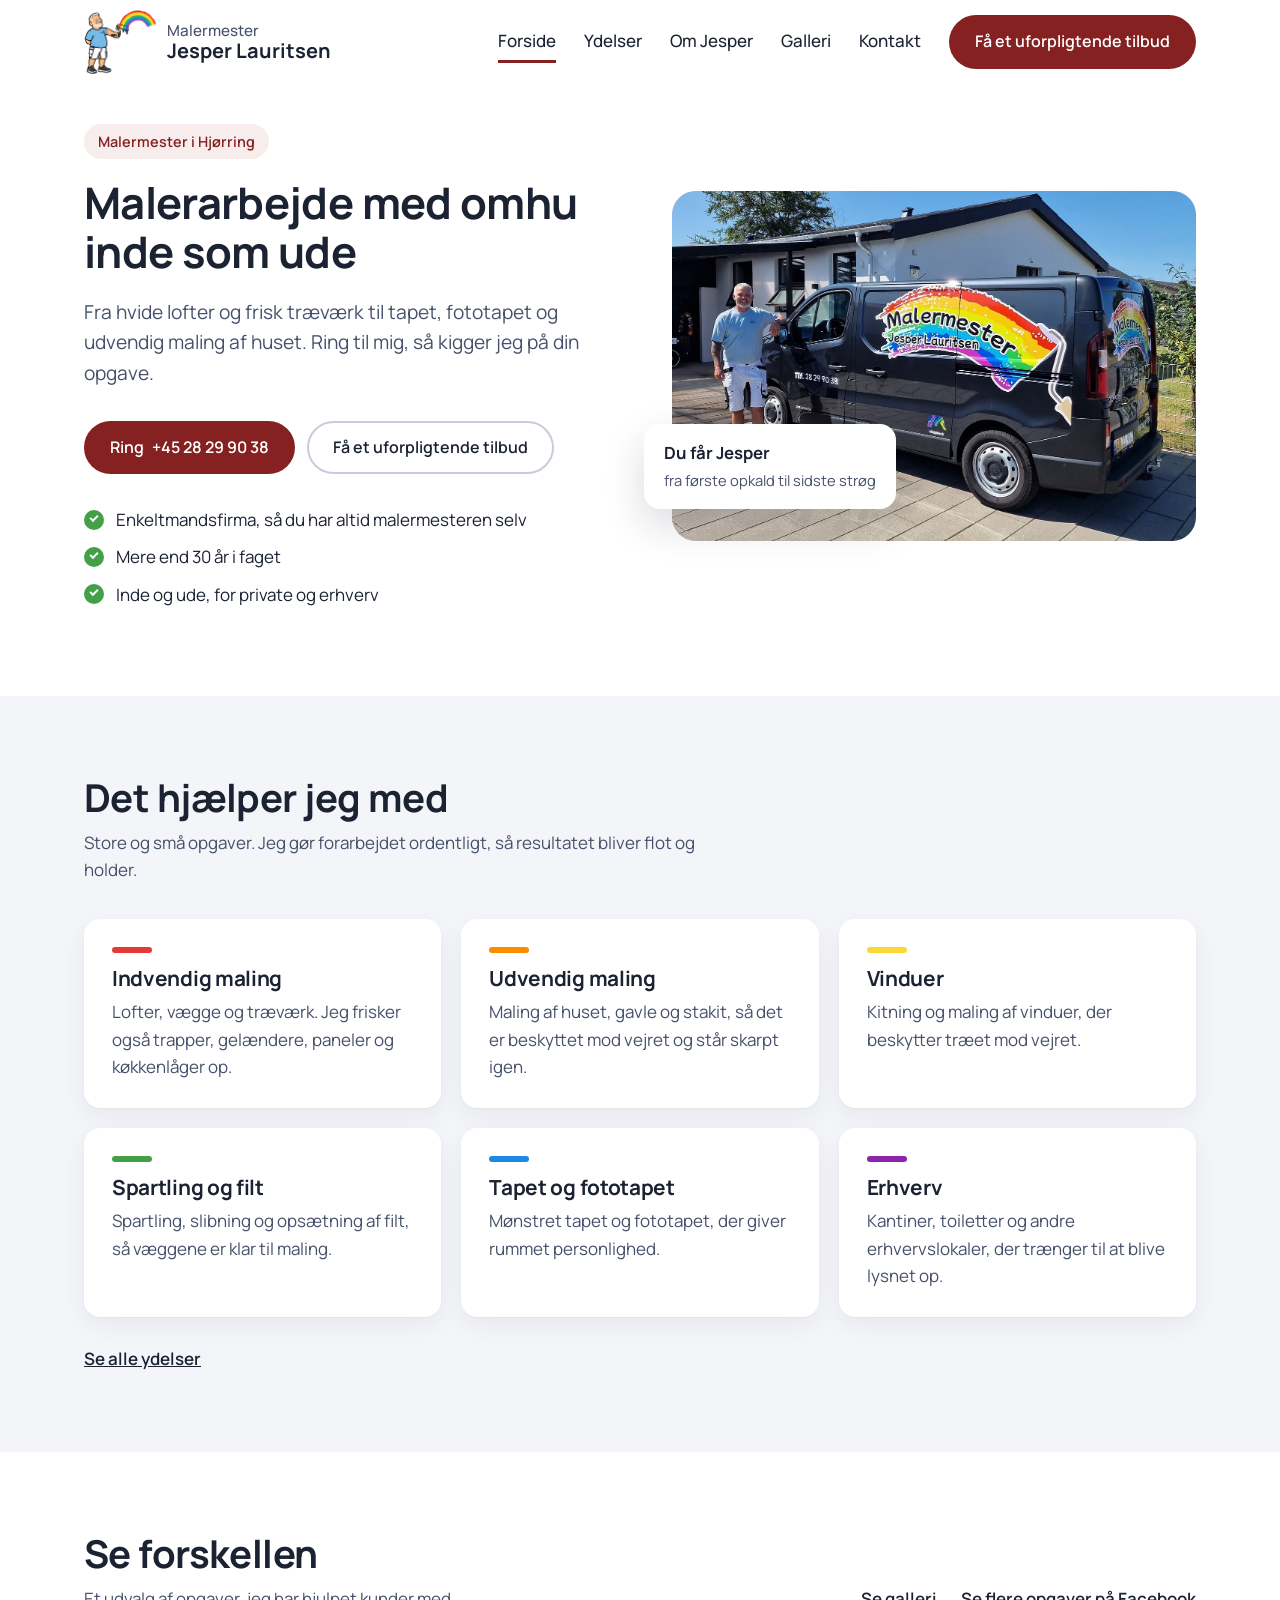
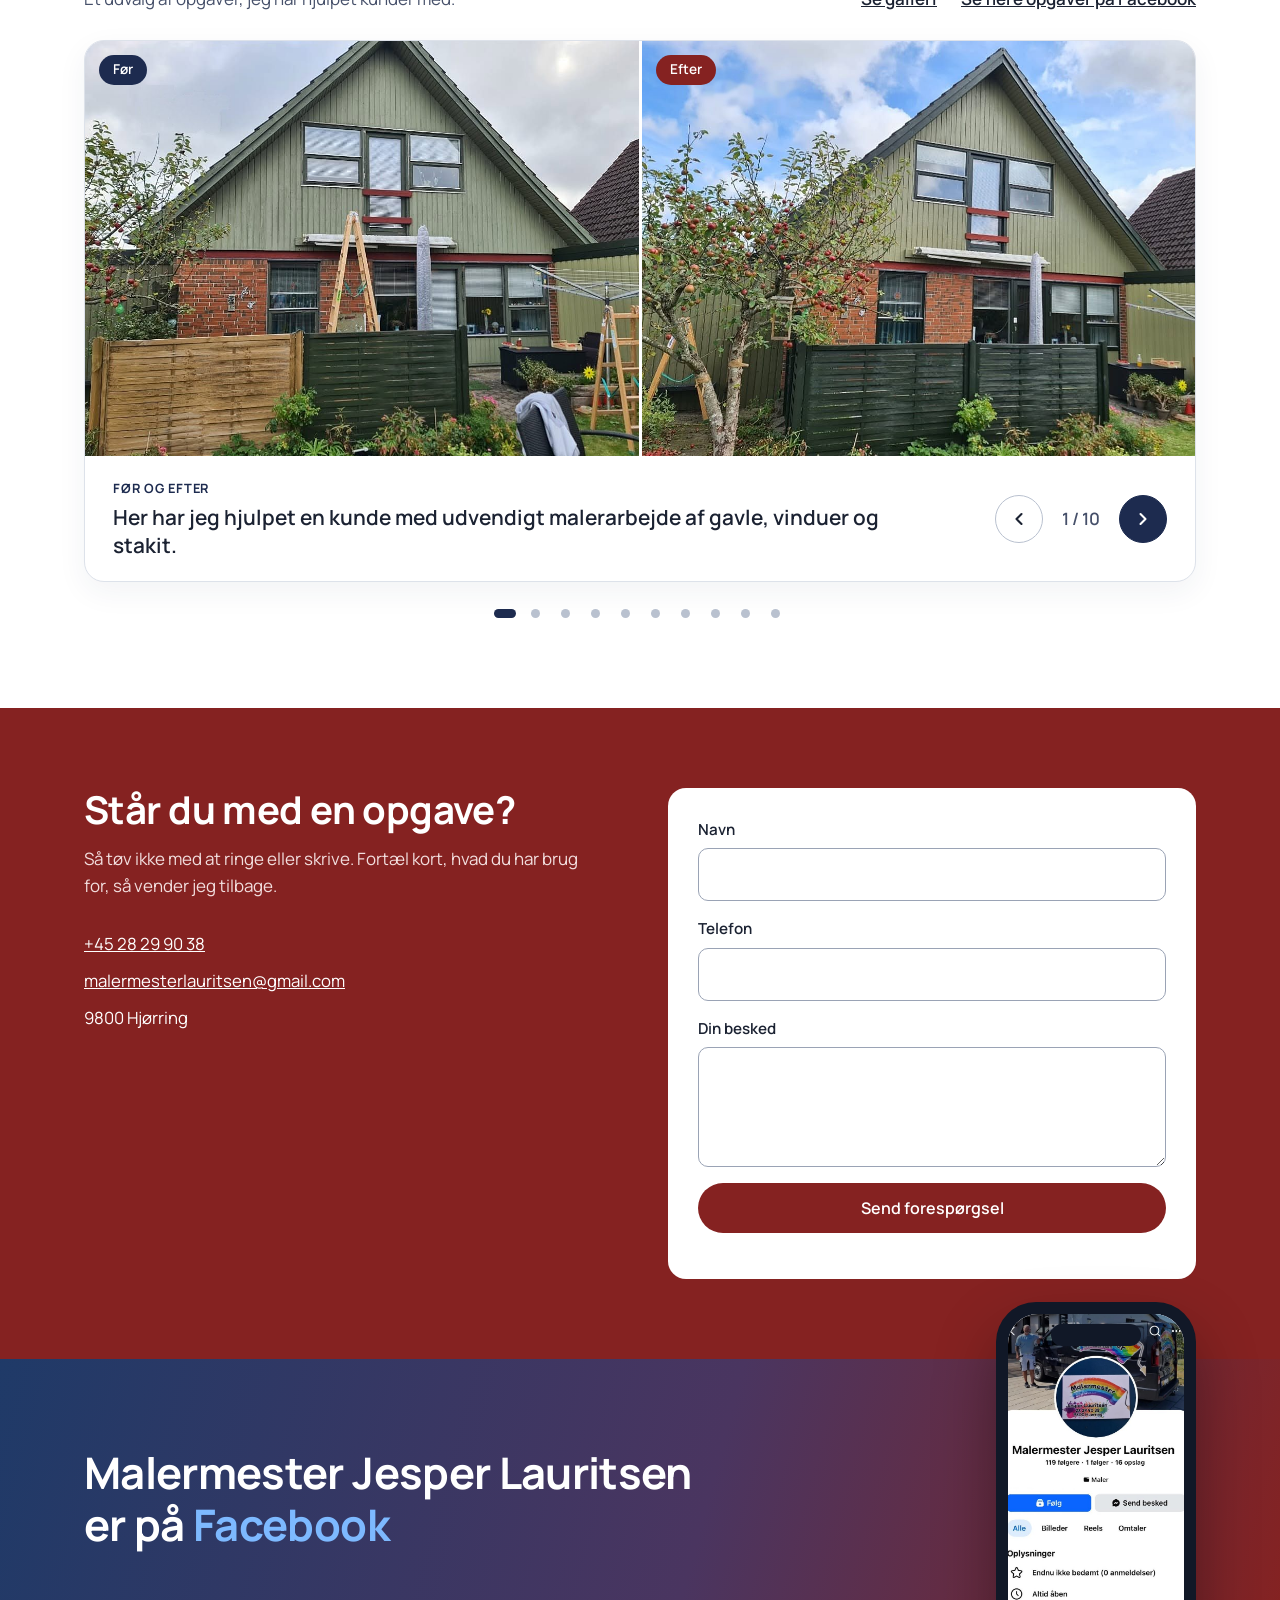
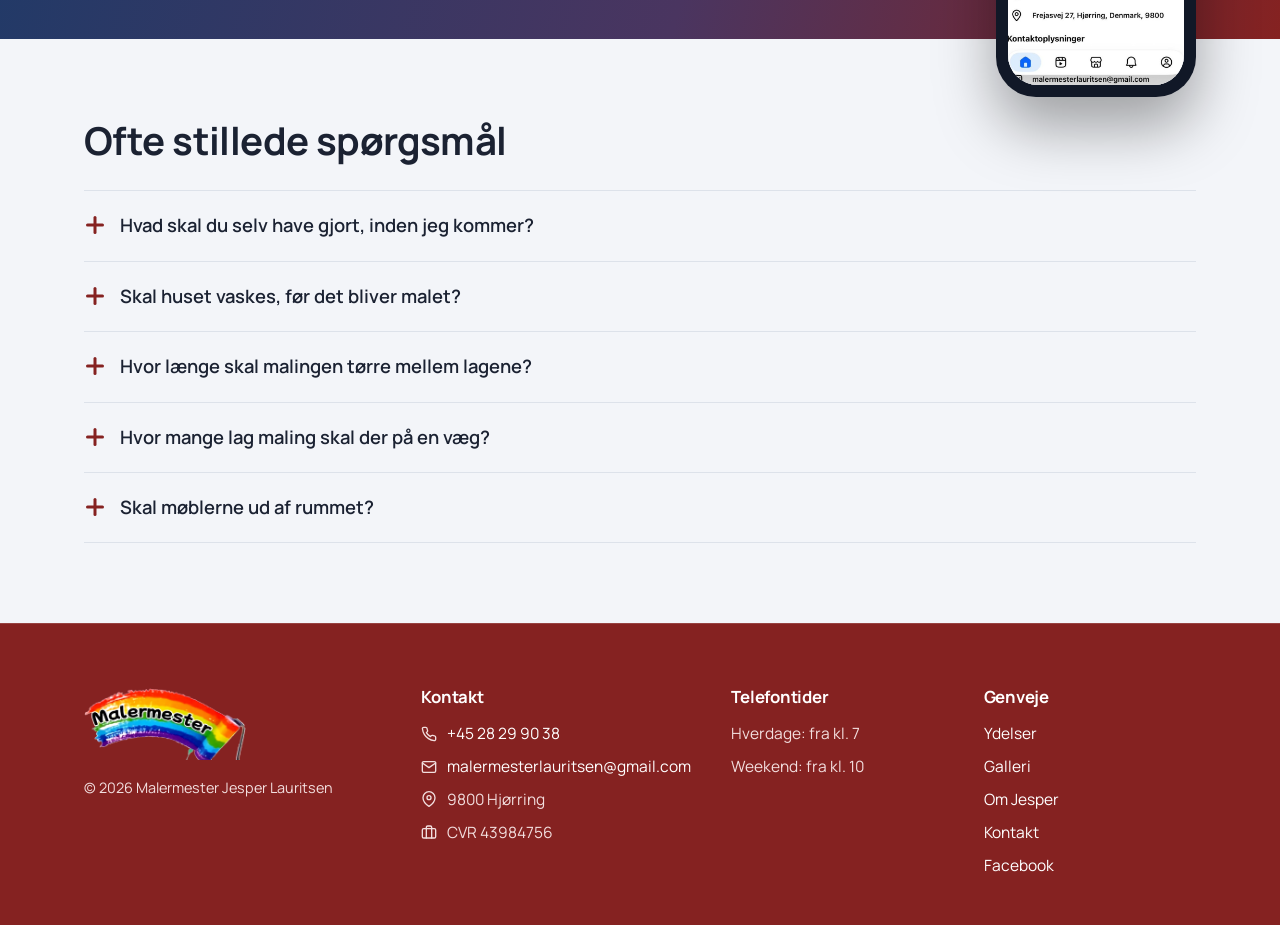
<file: index.html>
<!doctype html>
<html lang="da">
<head>
<meta charset="utf-8">
<meta name="viewport" content="width=device-width, initial-scale=1">
<title>Malermester Jesper Lauritsen – maler i Hjørring</title>
<meta name="description" content="Malermester i Hjørring. Indvendig og udvendig maling, vinduer, spartling, tapet og fototapet for private og erhverv. Ring +45 28 29 90 38.">
<link rel="canonical" href="https://malermesterlauritsen.dk/">
<link rel="icon" href="billeder/favicon.png">
<link rel="preconnect" href="https://fonts.googleapis.com">
<link rel="preconnect" href="https://fonts.gstatic.com" crossorigin>
<link rel="stylesheet" href="https://fonts.googleapis.com/css2?family=Manrope:wght@400;500;600;700;800&display=swap">
<link rel="stylesheet" href="css/style.css">
</head>
<body>
<header class="header">
  <div class="wrap header__inner">
    <a class="logo" href="index.html">
      <img src="billeder/logo.png" alt="" width="600" height="527">
      <span class="logo__navn"><span class="logo__lille">Malermester</span><span class="logo__stor">Jesper Lauritsen</span></span>
    </a>
    <button class="menu-knap" type="button" aria-expanded="false" aria-controls="menu" aria-label="Menu">
      <span></span><span></span><span></span>
    </button>
    <nav class="menu" id="menu" aria-label="Hovedmenu">
      <a href="index.html" aria-current="page">Forside</a>
      <a href="ydelser.html">Ydelser</a>
      <a href="om-jesper.html">Om Jesper</a>
      <a href="galleri.html">Galleri</a>
      <a href="kontakt.html">Kontakt</a>
      <a class="knap knap--roed" href="kontakt.html">Få et uforpligtende tilbud</a>
    </nav>
  </div>
</header>
<main>
<section class="hero">
  <div class="wrap hero__grid">
    <div>
      <p class="hero__eyebrow">Malermester i Hjørring</p>
      <h1>Malerarbejde med omhu<br>inde som ude</h1>
      <p class="hero__tekst">Fra hvide lofter og frisk træværk til tapet, fototapet og udvendig maling af huset. Ring til mig, så kigger jeg på din opgave.</p>
      <div class="hero__knapper">
        <a class="knap knap--roed" href="tel:+4528299038">Ring<span class="cta__nummer"> +45 28 29 90 38</span></a>
        <a class="knap knap--lys" href="kontakt.html">Få et uforpligtende tilbud</a>
      </div>
      <ul class="tjek">
        <li>Enkeltmandsfirma, så du har altid malermesteren selv</li>
        <li>Mere end 30 år i faget</li>
        <li>Inde og ude, for private og erhverv</li>
      </ul>
    </div>
    <div class="hero__billede-wrap">
      <div class="billede hero__billede" data-tekst="[Coverbillede: Jesper ved den malede bil]"><img src="billeder/cover.jpg" alt="Jesper Lauritsen ved sin bil med regnbuelogoet" loading="lazy" onerror="this.remove()"></div>
      <div class="hero__kort">
        <strong>Du får Jesper</strong>
        <span>fra første opkald til sidste strøg</span>
      </div>
    </div>
  </div>
</section>

<section class="sektion sektion--graa">
  <div class="wrap">
    <h2>Det hjælper jeg med</h2>
    <p class="sektion__intro">Store og små opgaver. Jeg gør forarbejdet ordentligt, så resultatet bliver flot og holder.</p>
    <div class="ydelser">
      <article class="ydelse">
        <div class="ydelse__streg farve-1"></div>
        <h3>Indvendig maling</h3>
        <p>Lofter, vægge og træværk. Jeg frisker også trapper, gelændere, paneler og køkkenlåger op.</p>
        
      </article>
      <article class="ydelse">
        <div class="ydelse__streg farve-2"></div>
        <h3>Udvendig maling</h3>
        <p>Maling af huset, gavle og stakit, så det er beskyttet mod vejret og står skarpt igen.</p>
        
      </article>
      <article class="ydelse">
        <div class="ydelse__streg farve-3"></div>
        <h3>Vinduer</h3>
        <p>Kitning og maling af vinduer, der beskytter træet mod vejret.</p>
        
      </article>
      <article class="ydelse">
        <div class="ydelse__streg farve-4"></div>
        <h3>Spartling og filt</h3>
        <p>Spartling, slibning og opsætning af filt, så væggene er klar til maling.</p>
        
      </article>
      <article class="ydelse">
        <div class="ydelse__streg farve-5"></div>
        <h3>Tapet og fototapet</h3>
        <p>Mønstret tapet og fototapet, der giver rummet personlighed.</p>
        
      </article>
      <article class="ydelse">
        <div class="ydelse__streg farve-6"></div>
        <h3>Erhverv</h3>
        <p>Kantiner, toiletter og andre erhvervslokaler, der trænger til at blive lysnet op.</p>
        
      </article>
    </div>
    <p class="mere"><a href="ydelser.html">Se alle ydelser</a></p>
  </div>
</section>

<section class="sektion">
  <div class="wrap">
    <div class="sektion__hoved">
      <div>
        <h2>Se forskellen</h2>
        <p class="sektion__intro">Et udvalg af opgaver, jeg har hjulpet kunder med.</p>
      </div>
      <div class="links"><a href="galleri.html">Se galleri</a><a href="https://www.facebook.com/profile.php?id=61550020119108">Se flere opgaver på Facebook</a></div>
    </div>
    <div class="karrusel" id="karrusel" role="region" aria-roledescription="karrusel" aria-label="Før og efter">
      <div class="karrusel__visning"></div>
      <div class="karrusel__bund">
        <div>
          <p class="karrusel__lille">Før og efter</p>
          <p class="karrusel__tekst" aria-live="polite"></p>
        </div>
        <div class="styring">
          <button class="pil" type="button" data-forrige aria-label="Forrige opgave"><svg width="20" height="20" viewBox="0 0 24 24" fill="none" stroke="currentColor" stroke-width="2.5" stroke-linecap="round" stroke-linejoin="round" aria-hidden="true"><polyline points="15 18 9 12 15 6"></polyline></svg></button>
          <span class="taeller"></span>
          <button class="pil pil--fyldt" type="button" data-naeste aria-label="Næste opgave"><svg width="20" height="20" viewBox="0 0 24 24" fill="none" stroke="currentColor" stroke-width="2.5" stroke-linecap="round" stroke-linejoin="round" aria-hidden="true"><polyline points="9 18 15 12 9 6"></polyline></svg></button>
        </div>
      </div>
    </div>
    <div class="prikker" id="karrusel-prikker"></div>
  </div>
</section>

<section class="kontakt" id="kontakt">
  <div class="wrap kontakt__grid">
    <div>
      <h2>Står du med en opgave?</h2>
      <p class="kontakt__tekst">Så tøv ikke med at ringe eller skrive. Fortæl kort, hvad du har brug for, så vender jeg tilbage.</p>
      <div class="kontakt__info">
        <a href="tel:+4528299038">+45 28 29 90 38</a>
        <a href="mailto:malermesterlauritsen@gmail.com">malermesterlauritsen@gmail.com</a>
        <span>9800 Hjørring</span>
      </div>
    </div>
    <form class="formular" action="https://api.web3forms.com/submit" method="POST">
      <input type="hidden" name="access_key" value="0cdd0f4e-faac-4608-9491-328cf0fb66ee">
      <input type="hidden" name="subject" value="Ny forespørgsel fra hjemmesiden">
      <input type="checkbox" name="botcheck" style="display:none">
      <div class="felt"><label for="f-navn">Navn</label><input id="f-navn" name="navn" type="text" autocomplete="name" required></div>
      <div class="felt"><label for="f-tlf">Telefon</label><input id="f-tlf" name="telefon" type="tel" autocomplete="tel" required></div>
      <div class="felt"><label for="f-besked">Din besked</label><textarea id="f-besked" name="besked" required></textarea></div>
      <button class="knap knap--roed" type="submit">Send forespørgsel</button>
      <p class="formular__besked" aria-live="polite"></p>
    </form>
  </div>
</section>

<section class="facebook" aria-labelledby="fb-titel">
  <div class="wrap facebook__inner">
    <h2 id="fb-titel"><span class="facebook__navn">Malermester Jesper Lauritsen</span> er på <span class="facebook__fb">Facebook</span></h2>
    <a class="telefon" href="https://www.facebook.com/profile.php?id=61550020119108" aria-label="Se Malermester Jesper Lauritsen på Facebook">
      <div class="telefon__skaerm">
        <div class="billede " data-tekst="[Skærmbillede af Jespers Facebook-side]"><img src="billeder/facebook.jpg" alt="" loading="lazy" onerror="this.remove()"></div>
      </div>
    </a>
  </div>
</section>

<section class="sektion sektion--graa">
  <div class="wrap">
    <h2>Ofte stillede spørgsmål</h2>
    <div class="faq">
      <details>
        <summary><span class="plus" aria-hidden="true"></span>Hvad skal du selv have gjort, inden jeg kommer?</summary>
        <div class="faq__svar"><p>Det hjælper, hvis du på forhånd har taget billeder, lamper og gardiner ned og tømt de reoler, der skal flyttes.</p><p>Jeg flytter gerne møbler og dækker selv af, men jo mere der er klar, når jeg kommer, jo færre timer skal du betale for.</p></div>
      </details>
      <details>
        <summary><span class="plus" aria-hidden="true"></span>Skal huset vaskes, før det bliver malet?</summary>
        <div class="faq__svar"><p>Ja. Snavs, alger og løs maling skal væk, ellers sidder den nye maling ikke ordentligt fast. Jeg vasker overfladen, fjerner det løse og venter, til alt er helt tørt.</p><p>Forarbejdet tager tid, men det er det, der gør, at malingen holder i mange år.</p></div>
      </details>
      <details>
        <summary><span class="plus" aria-hidden="true"></span>Hvor længe skal malingen tørre mellem lagene?</summary>
        <div class="faq__svar"><p>Det afhænger af malingen. Vandbaseret vægmaling skal typisk have nogle timer, før næste lag kommer på, selvom den føles tør meget før. Maler man for tidligt, kan det nye lag trække det gamle med sig.</p><p>Oliebaseret maling på træværk skal som regel have et døgn. Jeg følger altid producentens anvisninger.</p></div>
      </details>
      <details>
        <summary><span class="plus" aria-hidden="true"></span>Hvor mange lag maling skal der på en væg?</summary>
        <div class="faq__svar"><p>Som regel to. Skal en mørk væg være lys, eller er væggen nyspartlet, starter jeg med en grunder og maler derefter to lag.</p><p>Et lag dækker sjældent jævnt, og forskellen ses især, når lyset falder skråt ind fra vinduerne.</p></div>
      </details>
      <details>
        <summary><span class="plus" aria-hidden="true"></span>Skal møblerne ud af rummet?</summary>
        <div class="faq__svar"><p>Nej, det er ikke nødvendigt. Det er nok, at de står samlet midt i rummet, så der er plads til at arbejde langs væggene. Jeg dækker både møbler og gulv til.</p><p>Skal der spartles og slibes meget, støver det dog, og så er det bedst at flytte det, der kan flyttes, ud af rummet.</p></div>
      </details>
    </div>
  </div>
</section>
</main>
<footer class="footer">
  <div class="wrap footer__grid">
    <div>
      <img class="footer__logo" src="billeder/logo-regnbue (1).png" alt="Malermester" width="700" height="312">
      <p class="footer__copy">© <span id="aar">2026</span> Malermester Jesper Lauritsen</p>
    </div>
    <div>
      <h3>Kontakt</h3>
      <ul class="footer__kontakt">
        <li><svg width="16" height="16" viewBox="0 0 24 24" fill="none" stroke="currentColor" stroke-width="2" stroke-linecap="round" stroke-linejoin="round" aria-hidden="true"><path d="M22 16.92v3a2 2 0 0 1-2.18 2 19.79 19.79 0 0 1-8.63-3.07 19.5 19.5 0 0 1-6-6 19.79 19.79 0 0 1-3.07-8.67A2 2 0 0 1 4.11 2h3a2 2 0 0 1 2 1.72c.13.96.36 1.9.7 2.81a2 2 0 0 1-.45 2.11L8.09 9.910a16 16 0 0 0 6 6l1.27-1.27a2 2 0 0 1 2.11-.45c.91.34 1.85.57 2.81.7A2 2 0 0 1 22 16.92z"/></svg><a href="tel:+4528299038">+45 28 29 90 38</a></li>
        <li><svg width="16" height="16" viewBox="0 0 24 24" fill="none" stroke="currentColor" stroke-width="2" stroke-linecap="round" stroke-linejoin="round" aria-hidden="true"><rect x="2" y="4" width="20" height="16" rx="2"/><polyline points="22,6 12,13 2,6"/></svg><a href="mailto:malermesterlauritsen@gmail.com">malermesterlauritsen@gmail.com</a></li>
        <li><svg width="16" height="16" viewBox="0 0 24 24" fill="none" stroke="currentColor" stroke-width="2" stroke-linecap="round" stroke-linejoin="round" aria-hidden="true"><path d="M21 10c0 7-9 13-9 13s-9-6-9-13a9 9 0 0 1 18 0z"/><circle cx="12" cy="10" r="3"/></svg>9800 Hjørring</li>
        <li><svg width="16" height="16" viewBox="0 0 24 24" fill="none" stroke="currentColor" stroke-width="2" stroke-linecap="round" stroke-linejoin="round" aria-hidden="true"><rect x="2" y="7" width="20" height="14" rx="2"/><path d="M16 21V5a2 2 0 0 0-2-2h-4a2 2 0 0 0-2 2v16"/></svg>CVR 43984756</li>
      </ul>
    </div>
    <div>
      <h3>Telefontider</h3>
      <ul>
        <li>Hverdage: fra kl. 7</li>
        <li>Weekend: fra kl. 10</li>
      </ul>
    </div>
    <div class="footer__genveje">
      <h3>Genveje</h3>
      <ul>
        <li><a href="ydelser.html">Ydelser</a></li>
        <li><a href="galleri.html">Galleri</a></li>
        <li><a href="om-jesper.html">Om Jesper</a></li>
        <li><a href="kontakt.html">Kontakt</a></li>
        <li><a href="https://www.facebook.com/profile.php?id=61550020119108">Facebook</a></li>
      </ul>
    </div>
  </div>
</footer>
<script src="js/billeder.js"></script>
<script src="js/main.js"></script>
</body>
</html>
</file>
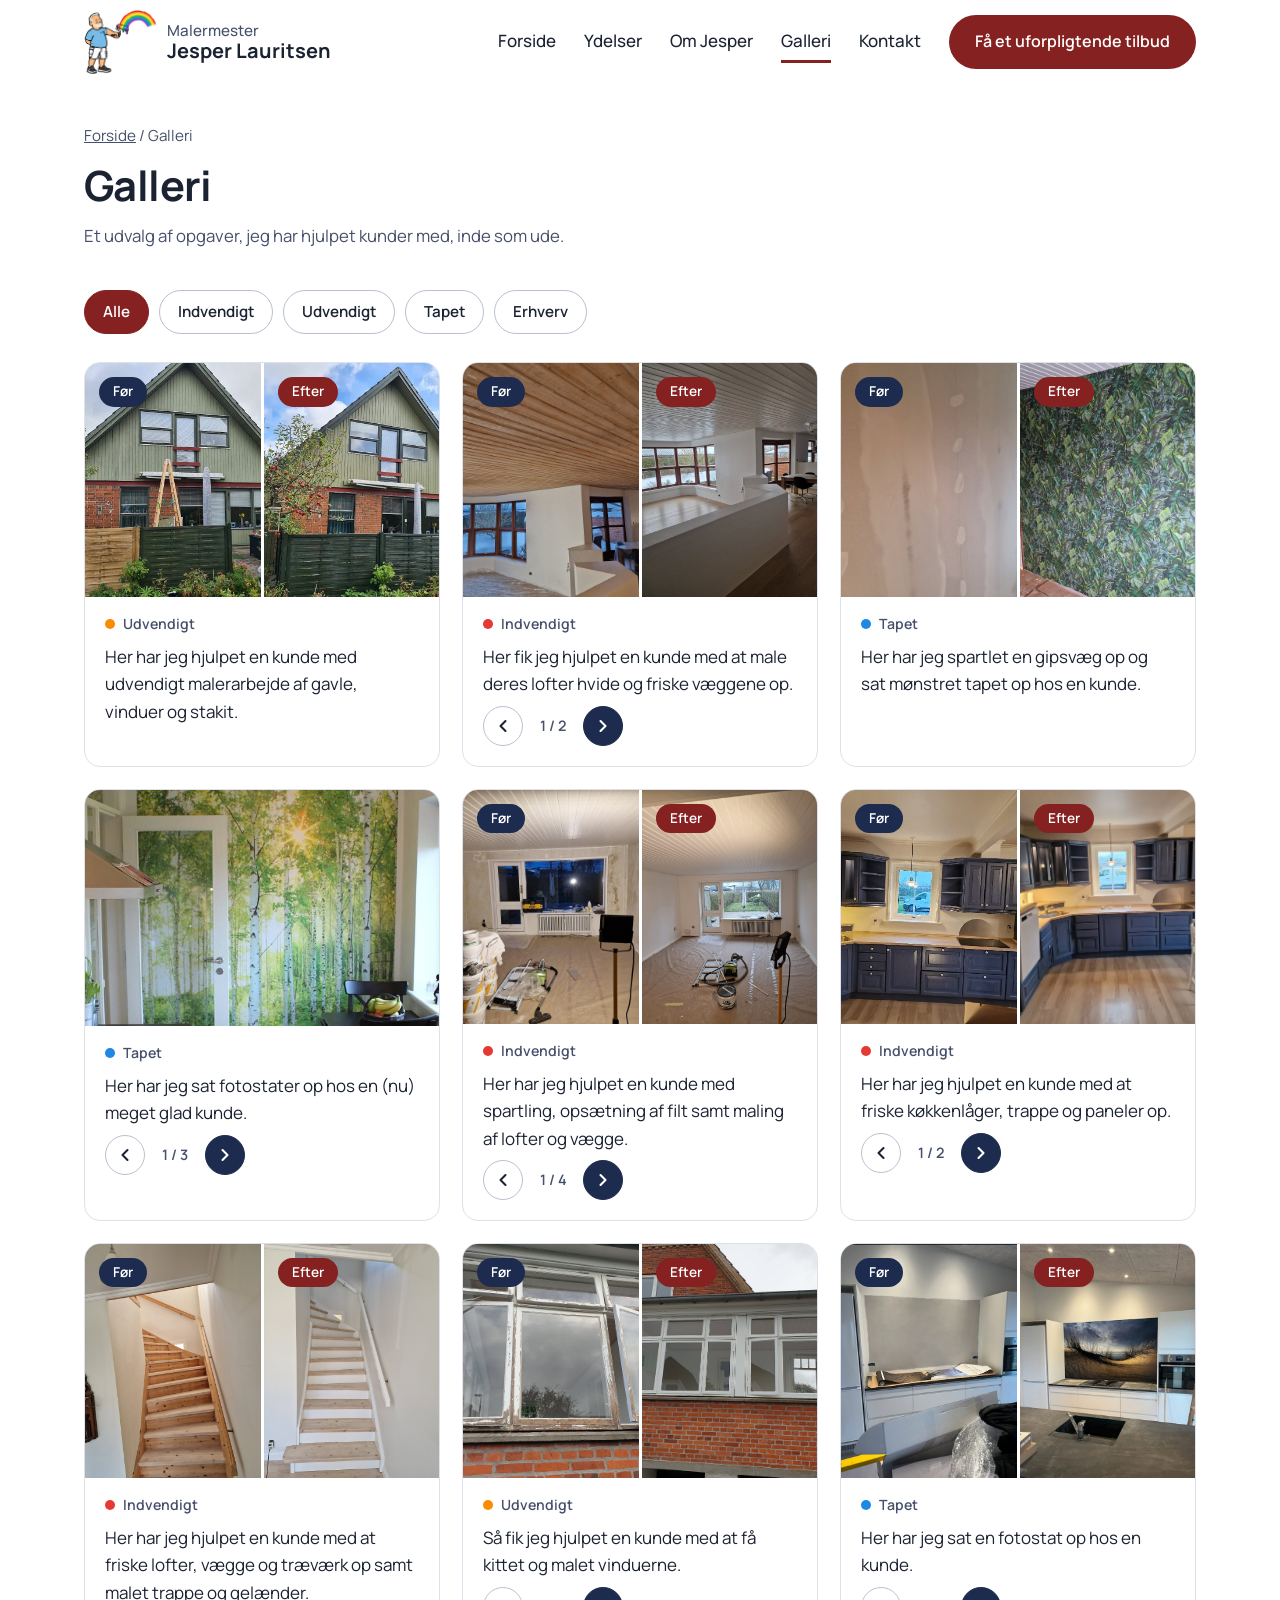
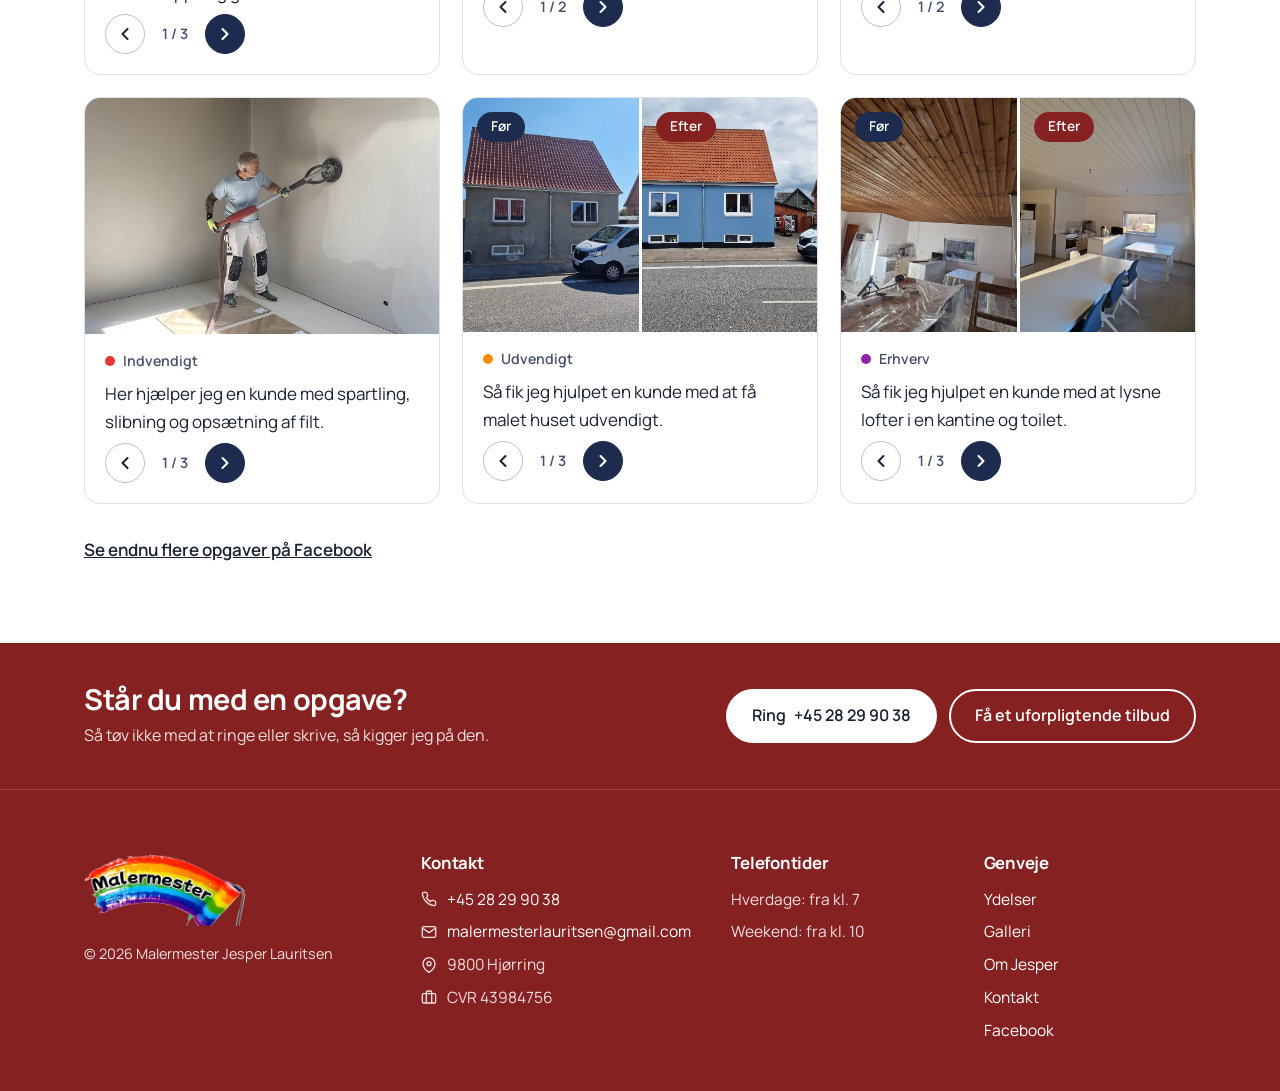
<file: galleri.html>
<!doctype html>
<html lang="da">
<head>
<meta charset="utf-8">
<meta name="viewport" content="width=device-width, initial-scale=1">
<title>Galleri – Malermester Jesper Lauritsen</title>
<meta name="description" content="Før og efter-billeder af malerarbejde inde og ude i Hjørring og omegn.">
<link rel="canonical" href="https://malermesterlauritsen.dk/galleri">
<link rel="icon" href="billeder/favicon.png">
<link rel="preconnect" href="https://fonts.googleapis.com">
<link rel="preconnect" href="https://fonts.gstatic.com" crossorigin>
<link rel="stylesheet" href="https://fonts.googleapis.com/css2?family=Manrope:wght@400;500;600;700;800&display=swap">
<link rel="stylesheet" href="css/style.css">
</head>
<body>
<header class="header">
  <div class="wrap header__inner">
    <a class="logo" href="index.html">
      <img src="billeder/logo.png" alt="" width="600" height="527">
      <span class="logo__navn"><span class="logo__lille">Malermester</span><span class="logo__stor">Jesper Lauritsen</span></span>
    </a>
    <button class="menu-knap" type="button" aria-expanded="false" aria-controls="menu" aria-label="Menu">
      <span></span><span></span><span></span>
    </button>
    <nav class="menu" id="menu" aria-label="Hovedmenu">
      <a href="index.html">Forside</a>
      <a href="ydelser.html">Ydelser</a>
      <a href="om-jesper.html">Om Jesper</a>
      <a href="galleri.html" aria-current="page">Galleri</a>
      <a href="kontakt.html">Kontakt</a>
      <a class="knap knap--roed" href="kontakt.html">Få et uforpligtende tilbud</a>
    </nav>
  </div>
</header>
<main>
<section class="side-top">
  <div class="wrap">
    <p class="broedkrumme"><a href="index.html">Forside</a> / Galleri</p>
    <h1>Galleri</h1>
    <p class="intro">Et udvalg af opgaver, jeg har hjulpet kunder med, inde som ude.</p>
  </div>
</section>
<section class="sektion">
  <div class="wrap">
    <div class="filtre" role="group" aria-label="Vis opgaver"><button class="filter" type="button" data-filter="Alle" aria-pressed="true">Alle</button><button class="filter" type="button" data-filter="Indvendigt" aria-pressed="false">Indvendigt</button><button class="filter" type="button" data-filter="Udvendigt" aria-pressed="false">Udvendigt</button><button class="filter" type="button" data-filter="Tapet" aria-pressed="false">Tapet</button><button class="filter" type="button" data-filter="Erhverv" aria-pressed="false">Erhverv</button></div>
    <div class="galleri" id="galleri"></div>
    <p style="margin-top:32px;font-weight:600"><a href="https://www.facebook.com/profile.php?id=61550020119108">Se endnu flere opgaver på Facebook</a></p>
  </div>
</section>
</main>
<section class="cta">
  <div class="wrap cta__inner">
    <div>
      <h2>Står du med en opgave?</h2>
      <p>Så tøv ikke med at ringe eller skrive, så kigger jeg på den.</p>
    </div>
    <div class="cta__knapper">
      <a class="knap knap--hvid" href="tel:+4528299038">Ring<span class="cta__nummer"> +45 28 29 90 38</span></a>
      <a class="knap knap--kant" href="kontakt.html">Få et uforpligtende tilbud</a>
    </div>
  </div>
</section>
<footer class="footer">
  <div class="wrap footer__grid">
    <div>
      <img class="footer__logo" src="billeder/logo-regnbue (1).png" alt="Malermester" width="700" height="312">
      <p class="footer__copy">© <span id="aar">2026</span> Malermester Jesper Lauritsen</p>
    </div>
    <div>
      <h3>Kontakt</h3>
      <ul class="footer__kontakt">
        <li><svg width="16" height="16" viewBox="0 0 24 24" fill="none" stroke="currentColor" stroke-width="2" stroke-linecap="round" stroke-linejoin="round" aria-hidden="true"><path d="M22 16.92v3a2 2 0 0 1-2.18 2 19.79 19.79 0 0 1-8.63-3.07 19.5 19.5 0 0 1-6-6 19.79 19.79 0 0 1-3.07-8.67A2 2 0 0 1 4.11 2h3a2 2 0 0 1 2 1.72c.13.96.36 1.9.7 2.81a2 2 0 0 1-.45 2.11L8.09 9.910a16 16 0 0 0 6 6l1.27-1.27a2 2 0 0 1 2.11-.45c.91.34 1.85.57 2.81.7A2 2 0 0 1 22 16.92z"/></svg><a href="tel:+4528299038">+45 28 29 90 38</a></li>
        <li><svg width="16" height="16" viewBox="0 0 24 24" fill="none" stroke="currentColor" stroke-width="2" stroke-linecap="round" stroke-linejoin="round" aria-hidden="true"><rect x="2" y="4" width="20" height="16" rx="2"/><polyline points="22,6 12,13 2,6"/></svg><a href="mailto:malermesterlauritsen@gmail.com">malermesterlauritsen@gmail.com</a></li>
        <li><svg width="16" height="16" viewBox="0 0 24 24" fill="none" stroke="currentColor" stroke-width="2" stroke-linecap="round" stroke-linejoin="round" aria-hidden="true"><path d="M21 10c0 7-9 13-9 13s-9-6-9-13a9 9 0 0 1 18 0z"/><circle cx="12" cy="10" r="3"/></svg>9800 Hjørring</li>
        <li><svg width="16" height="16" viewBox="0 0 24 24" fill="none" stroke="currentColor" stroke-width="2" stroke-linecap="round" stroke-linejoin="round" aria-hidden="true"><rect x="2" y="7" width="20" height="14" rx="2"/><path d="M16 21V5a2 2 0 0 0-2-2h-4a2 2 0 0 0-2 2v16"/></svg>CVR 43984756</li>
      </ul>
    </div>
    <div>
      <h3>Telefontider</h3>
      <ul>
        <li>Hverdage: fra kl. 7</li>
        <li>Weekend: fra kl. 10</li>
      </ul>
    </div>
    <div class="footer__genveje">
      <h3>Genveje</h3>
      <ul>
        <li><a href="ydelser.html">Ydelser</a></li>
        <li><a href="galleri.html">Galleri</a></li>
        <li><a href="om-jesper.html">Om Jesper</a></li>
        <li><a href="kontakt.html">Kontakt</a></li>
        <li><a href="https://www.facebook.com/profile.php?id=61550020119108">Facebook</a></li>
      </ul>
    </div>
  </div>
</footer>
<script src="js/billeder.js"></script>
<script src="js/main.js"></script>
</body>
</html>
</file>
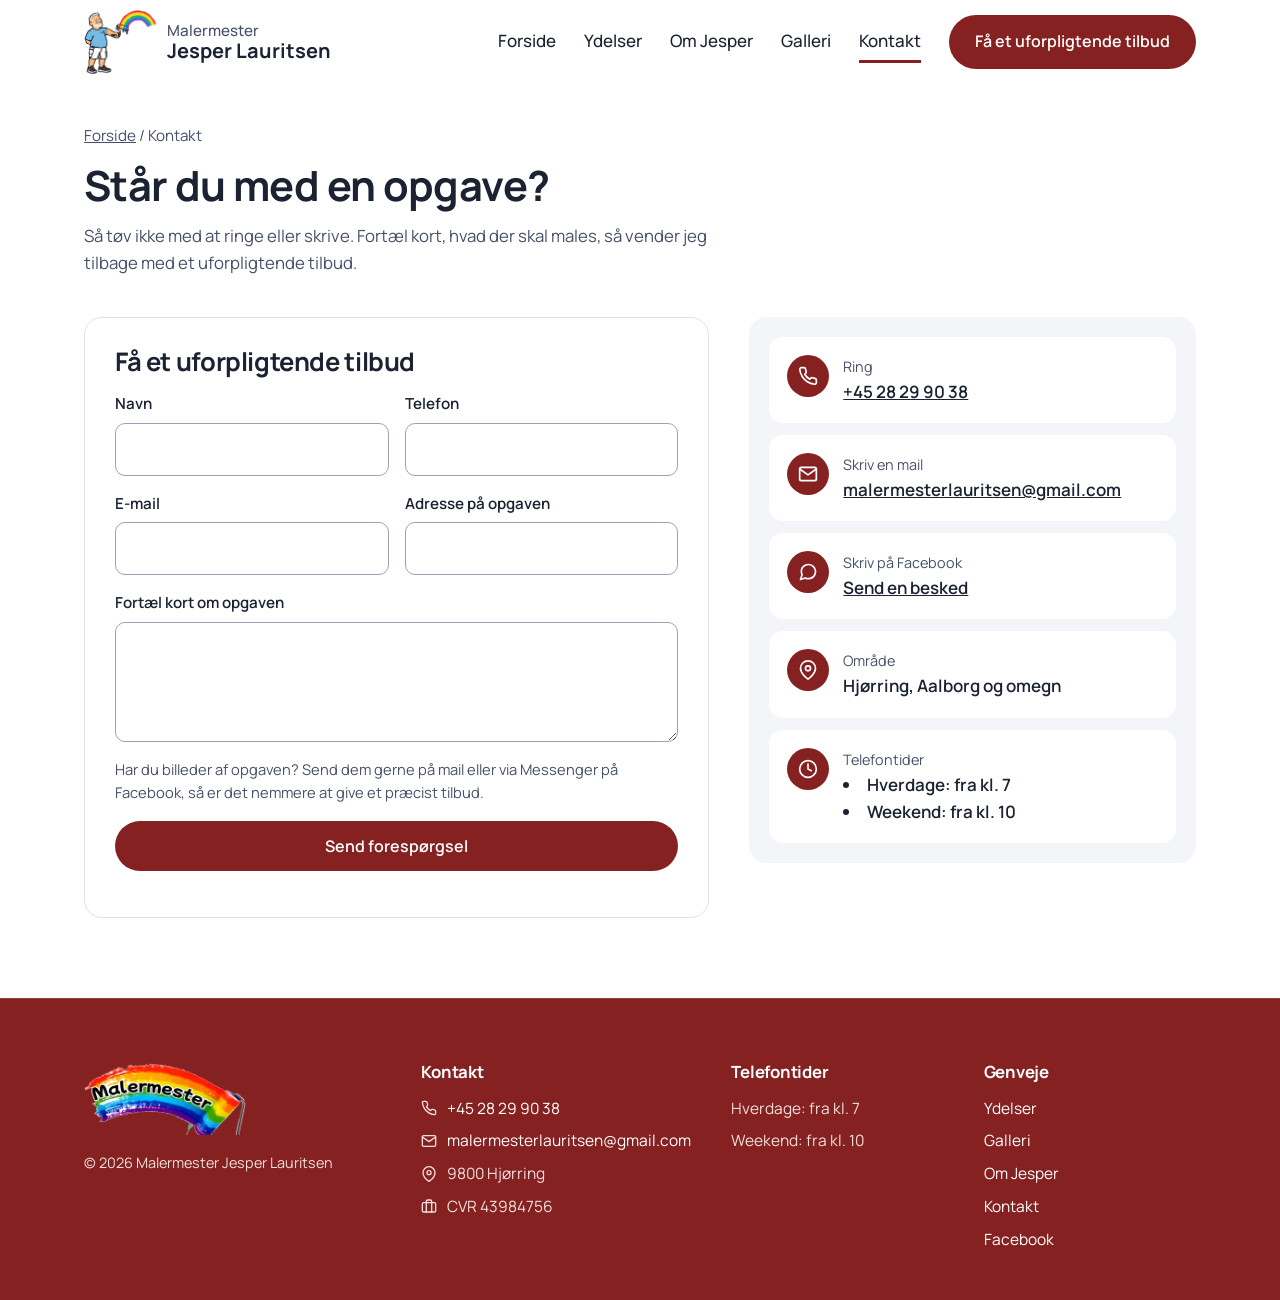
<file: kontakt.html>
<!doctype html>
<html lang="da">
<head>
<meta charset="utf-8">
<meta name="viewport" content="width=device-width, initial-scale=1">
<title>Kontakt – Malermester Jesper Lauritsen</title>
<meta name="description" content="Få et uforpligtende tilbud på malerarbejde i Hjørring. Ring 28 29 90 38 eller skriv til Jesper.">
<link rel="canonical" href="https://malermesterlauritsen.dk/kontakt">
<link rel="icon" href="billeder/favicon.png">
<link rel="preconnect" href="https://fonts.googleapis.com">
<link rel="preconnect" href="https://fonts.gstatic.com" crossorigin>
<link rel="stylesheet" href="https://fonts.googleapis.com/css2?family=Manrope:wght@400;500;600;700;800&display=swap">
<link rel="stylesheet" href="css/style.css">
</head>
<body>
<header class="header">
  <div class="wrap header__inner">
    <a class="logo" href="index.html">
      <img src="billeder/logo.png" alt="" width="600" height="527">
      <span class="logo__navn"><span class="logo__lille">Malermester</span><span class="logo__stor">Jesper Lauritsen</span></span>
    </a>
    <button class="menu-knap" type="button" aria-expanded="false" aria-controls="menu" aria-label="Menu">
      <span></span><span></span><span></span>
    </button>
    <nav class="menu" id="menu" aria-label="Hovedmenu">
      <a href="index.html">Forside</a>
      <a href="ydelser.html">Ydelser</a>
      <a href="om-jesper.html">Om Jesper</a>
      <a href="galleri.html">Galleri</a>
      <a href="kontakt.html" aria-current="page">Kontakt</a>
      <a class="knap knap--roed" href="kontakt.html">Få et uforpligtende tilbud</a>
    </nav>
  </div>
</header>
<main>
<section class="side-top">
  <div class="wrap">
    <p class="broedkrumme"><a href="index.html">Forside</a> / Kontakt</p>
    <h1>Står du med en opgave?</h1>
    <p class="intro">Så tøv ikke med at ringe eller skrive. Fortæl kort, hvad der skal males, så vender jeg tilbage med et uforpligtende tilbud.</p>
  </div>
</section>
<section class="sektion">
  <div class="wrap kontaktside">
    <form class="formular formular--kant" action="https://api.web3forms.com/submit" method="POST">
      <input type="hidden" name="access_key" value="0cdd0f4e-faac-4608-9491-328cf0fb66ee">
      <input type="hidden" name="subject" value="Ny forespørgsel fra hjemmesiden">
      <input type="checkbox" name="botcheck" style="display:none">
      <h2>Få et uforpligtende tilbud</h2>
      <div class="felter-2">
        <div class="felt"><label for="k-navn">Navn</label><input id="k-navn" name="navn" type="text" autocomplete="name" required></div>
        <div class="felt"><label for="k-tlf">Telefon</label><input id="k-tlf" name="telefon" type="tel" autocomplete="tel" required></div>
      </div>
      <div class="felter-2">
        <div class="felt"><label for="k-mail">E-mail</label><input id="k-mail" name="e-mail" type="email" autocomplete="email"></div>
        <div class="felt"><label for="k-adr">Adresse på opgaven</label><input id="k-adr" name="adresse" type="text" autocomplete="street-address"></div>
      </div>
      <div class="felt"><label for="k-besked">Fortæl kort om opgaven</label><textarea id="k-besked" name="besked" required></textarea></div>
      <p class="formular__tip">Har du billeder af opgaven? Send dem gerne på mail</a> eller via Messenger på Facebook, så er det nemmere at give et præcist tilbud.</p>
      <button class="knap knap--roed" type="submit">Send forespørgsel</button>
      <p class="formular__besked" aria-live="polite"></p>
    </form>
    <div class="infokort">
      <div class="info"><span class="info__ikon"><svg width="20" height="20" viewBox="0 0 24 24" fill="none" stroke="currentColor" stroke-width="2" stroke-linecap="round" stroke-linejoin="round" aria-hidden="true"><path d="M22 16.92v3a2 2 0 0 1-2.18 2 19.79 19.79 0 0 1-8.63-3.07 19.5 19.5 0 0 1-6-6 19.79 19.79 0 0 1-3.07-8.67A2 2 0 0 1 4.11 2h3a2 2 0 0 1 2 1.72c.13.96.36 1.9.7 2.81a2 2 0 0 1-.45 2.11L8.09 9.91a16 16 0 0 0 6 6l1.27-1.27a2 2 0 0 1 2.11-.45c.91.34 1.85.57 2.81.7A2 2 0 0 1 22 16.92z"></path></svg></span><div><small>Ring</small><a href="tel:+4528299038">+45 28 29 90 38</a></div></div>
      <div class="info"><span class="info__ikon"><svg width="20" height="20" viewBox="0 0 24 24" fill="none" stroke="currentColor" stroke-width="2" stroke-linecap="round" stroke-linejoin="round" aria-hidden="true"><rect x="2" y="4" width="20" height="16" rx="2"></rect><polyline points="22,6 12,13 2,6"></polyline></svg></span><div><small>Skriv en mail</small><a href="mailto:malermesterlauritsen@gmail.com">malermesterlauritsen@gmail.com</a></div></div>
      <div class="info"><span class="info__ikon"><svg width="20" height="20" viewBox="0 0 24 24" fill="none" stroke="currentColor" stroke-width="2" stroke-linecap="round" stroke-linejoin="round" aria-hidden="true"><path d="M21 11.5a8.38 8.38 0 0 1-.9 3.8 8.5 8.5 0 0 1-7.6 4.7 8.38 8.38 0 0 1-3.8-.9L3 21l1.9-5.7a8.38 8.38 0 0 1-.9-3.8 8.5 8.5 0 0 1 4.7-7.6 8.38 8.38 0 0 1 3.8-.9h.5a8.48 8.48 0 0 1 8 8v.5z"></path></svg></span><div><small>Skriv på Facebook</small><a href="https://www.facebook.com/profile.php?id=61550020119108">Send en besked</a></div></div>
      <div class="info"><span class="info__ikon"><svg width="20" height="20" viewBox="0 0 24 24" fill="none" stroke="currentColor" stroke-width="2" stroke-linecap="round" stroke-linejoin="round" aria-hidden="true"><path d="M21 10c0 7-9 13-9 13s-9-6-9-13a9 9 0 0 1 18 0z"></path><circle cx="12" cy="10" r="3"></circle></svg></span><div><small>Område</small><strong>Hjørring, Aalborg og omegn</strong></div></div>
      <div class="info"><span class="info__ikon"><svg width="20" height="20" viewBox="0 0 24 24" fill="none" stroke="currentColor" stroke-width="2" stroke-linecap="round" stroke-linejoin="round" aria-hidden="true"><circle cx="12" cy="12" r="10"></circle><polyline points="12 6 12 12 16 14"></polyline></svg></span><div><small>Telefontider</small><strong><li>Hverdage: fra kl. 7</li><li>Weekend: fra kl. 10</li></strong></div></div>
    </div>
  </div>
</section>
</main>
<footer class="footer">
  <div class="wrap footer__grid">
    <div>
      <img class="footer__logo" src="billeder/logo-regnbue (1).png" alt="Malermester" width="700" height="312">
      <p class="footer__copy">© <span id="aar">2026</span> Malermester Jesper Lauritsen</p>
    </div>
    <div>
      <h3>Kontakt</h3>
      <ul class="footer__kontakt">
        <li><svg width="16" height="16" viewBox="0 0 24 24" fill="none" stroke="currentColor" stroke-width="2" stroke-linecap="round" stroke-linejoin="round" aria-hidden="true"><path d="M22 16.92v3a2 2 0 0 1-2.18 2 19.79 19.79 0 0 1-8.63-3.07 19.5 19.5 0 0 1-6-6 19.79 19.79 0 0 1-3.07-8.67A2 2 0 0 1 4.11 2h3a2 2 0 0 1 2 1.72c.13.96.36 1.9.7 2.81a2 2 0 0 1-.45 2.11L8.09 9.910a16 16 0 0 0 6 6l1.27-1.27a2 2 0 0 1 2.11-.45c.91.34 1.85.57 2.81.7A2 2 0 0 1 22 16.92z"/></svg><a href="tel:+4528299038">+45 28 29 90 38</a></li>
        <li><svg width="16" height="16" viewBox="0 0 24 24" fill="none" stroke="currentColor" stroke-width="2" stroke-linecap="round" stroke-linejoin="round" aria-hidden="true"><rect x="2" y="4" width="20" height="16" rx="2"/><polyline points="22,6 12,13 2,6"/></svg><a href="mailto:malermesterlauritsen@gmail.com">malermesterlauritsen@gmail.com</a></li>
        <li><svg width="16" height="16" viewBox="0 0 24 24" fill="none" stroke="currentColor" stroke-width="2" stroke-linecap="round" stroke-linejoin="round" aria-hidden="true"><path d="M21 10c0 7-9 13-9 13s-9-6-9-13a9 9 0 0 1 18 0z"/><circle cx="12" cy="10" r="3"/></svg>9800 Hjørring</li>
        <li><svg width="16" height="16" viewBox="0 0 24 24" fill="none" stroke="currentColor" stroke-width="2" stroke-linecap="round" stroke-linejoin="round" aria-hidden="true"><rect x="2" y="7" width="20" height="14" rx="2"/><path d="M16 21V5a2 2 0 0 0-2-2h-4a2 2 0 0 0-2 2v16"/></svg>CVR 43984756</li>
      </ul>
    </div>
    <div>
      <h3>Telefontider</h3>
      <ul>
        <li>Hverdage: fra kl. 7</li>
        <li>Weekend: fra kl. 10</li>
      </ul>
    </div>
    <div class="footer__genveje">
      <h3>Genveje</h3>
      <ul>
        <li><a href="ydelser.html">Ydelser</a></li>
        <li><a href="galleri.html">Galleri</a></li>
        <li><a href="om-jesper.html">Om Jesper</a></li>
        <li><a href="kontakt.html">Kontakt</a></li>
        <li><a href="https://www.facebook.com/profile.php?id=61550020119108">Facebook</a></li>
      </ul>
    </div>
  </div>
</footer>
<script src="js/billeder.js"></script>
<script src="js/main.js"></script>
</body>
</html>
</file>
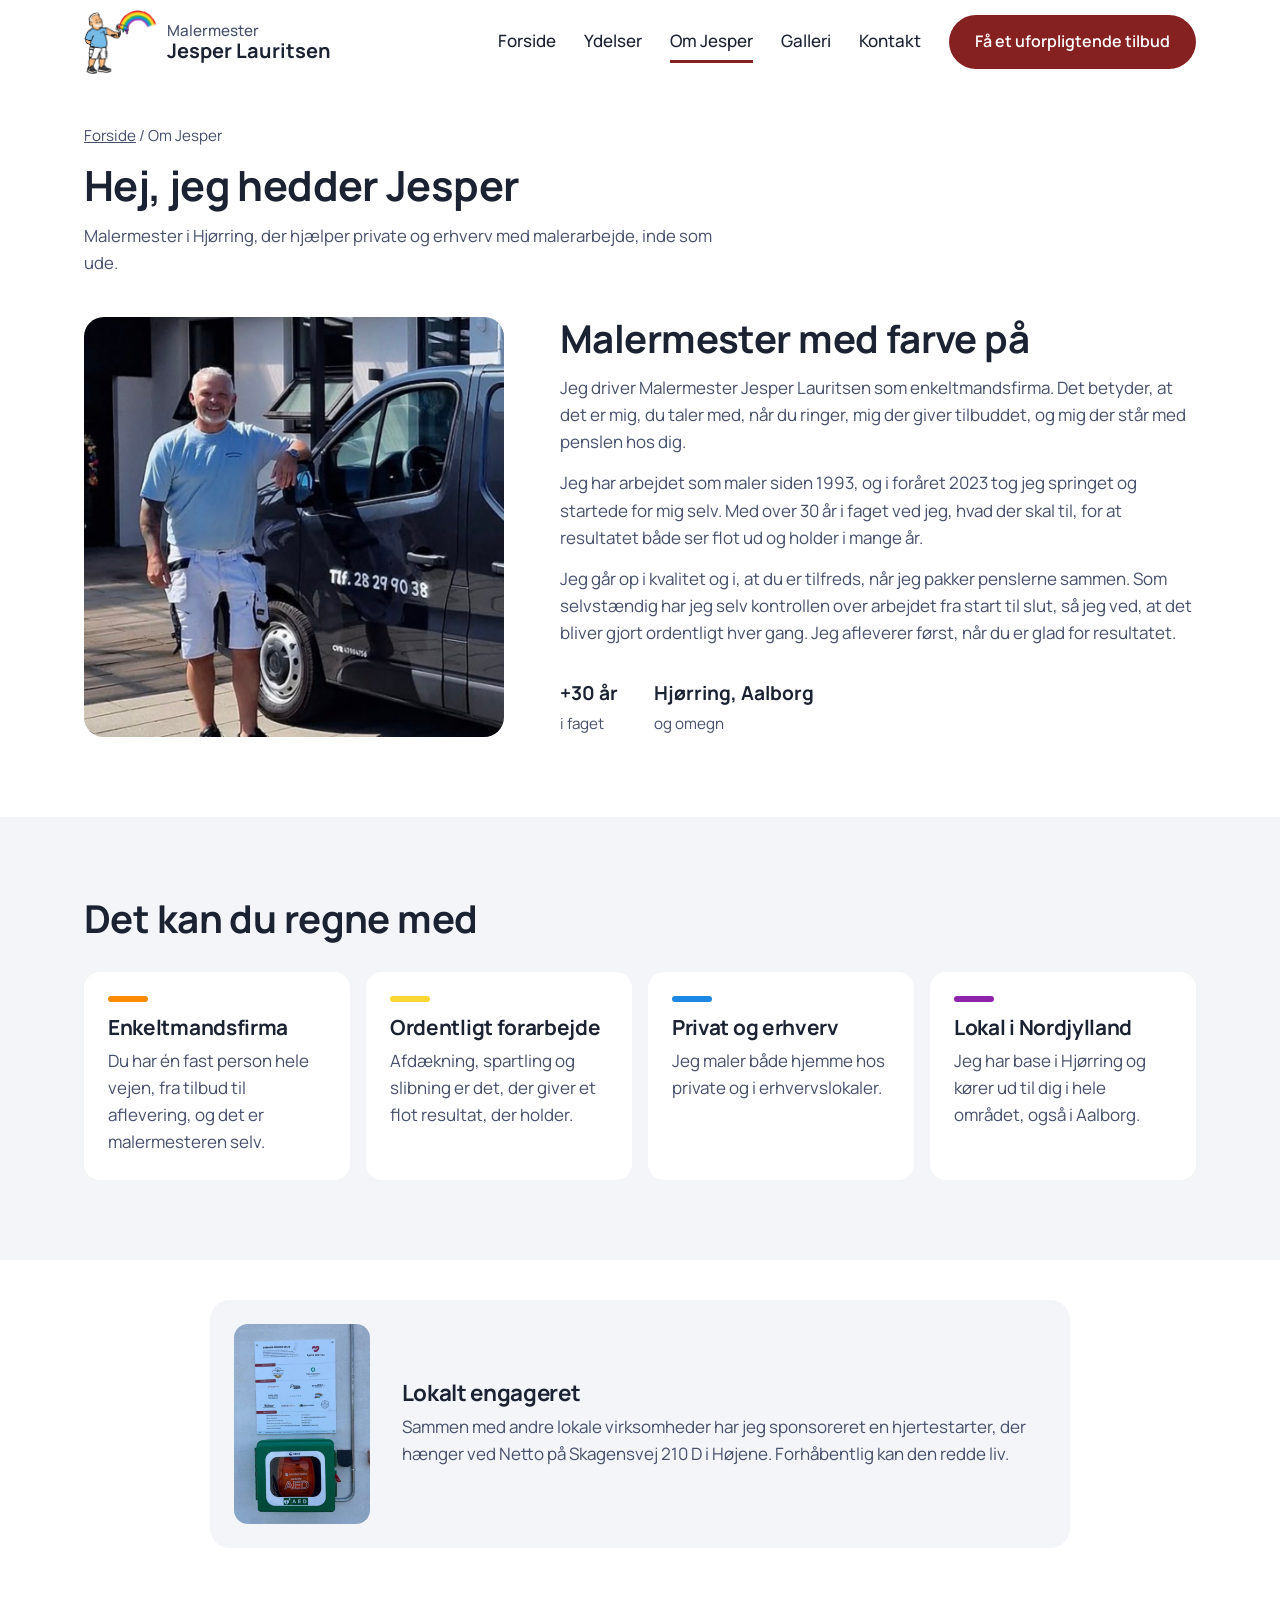
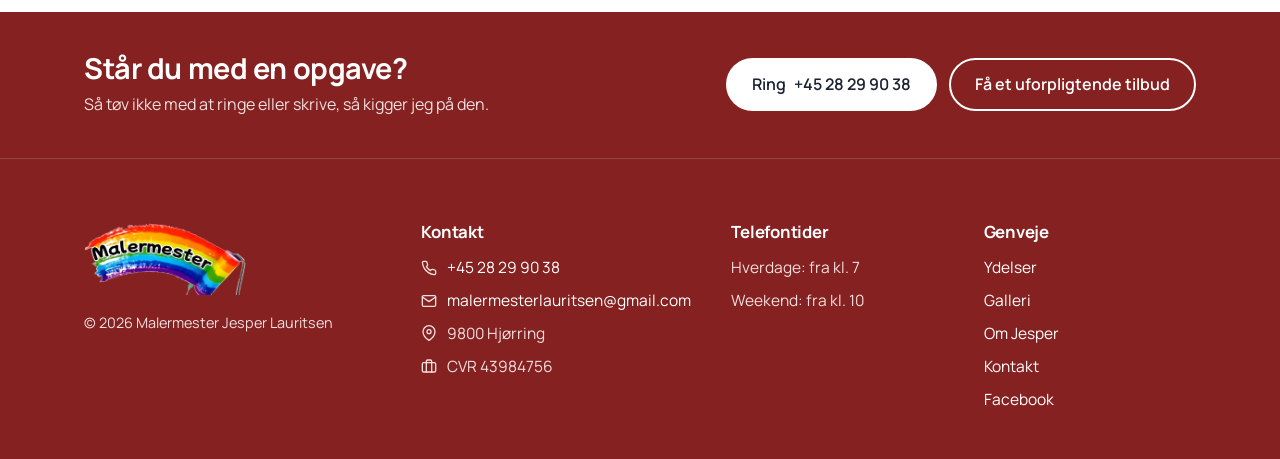
<file: om-jesper.html>
<!doctype html>
<html lang="da">
<head>
<meta charset="utf-8">
<meta name="viewport" content="width=device-width, initial-scale=1">
<title>Om Jesper – Malermester Jesper Lauritsen</title>
<meta name="description" content="Malermester Jesper Lauritsen i Hjørring hjælper private og erhverv med malerarbejde, inde som ude.">
<link rel="canonical" href="https://malermesterlauritsen.dk/om-jesper">
<link rel="icon" href="billeder/favicon.png">
<link rel="preconnect" href="https://fonts.googleapis.com">
<link rel="preconnect" href="https://fonts.gstatic.com" crossorigin>
<link rel="stylesheet" href="https://fonts.googleapis.com/css2?family=Manrope:wght@400;500;600;700;800&display=swap">
<link rel="stylesheet" href="css/style.css">
</head>
<body>
<header class="header">
  <div class="wrap header__inner">
    <a class="logo" href="index.html">
      <img src="billeder/logo.png" alt="" width="600" height="527">
      <span class="logo__navn"><span class="logo__lille">Malermester</span><span class="logo__stor">Jesper Lauritsen</span></span>
    </a>
    <button class="menu-knap" type="button" aria-expanded="false" aria-controls="menu" aria-label="Menu">
      <span></span><span></span><span></span>
    </button>
    <nav class="menu" id="menu" aria-label="Hovedmenu">
      <a href="index.html">Forside</a>
      <a href="ydelser.html">Ydelser</a>
      <a href="om-jesper.html" aria-current="page">Om Jesper</a>
      <a href="galleri.html">Galleri</a>
      <a href="kontakt.html">Kontakt</a>
      <a class="knap knap--roed" href="kontakt.html">Få et uforpligtende tilbud</a>
    </nav>
  </div>
</header>
<main>
<section class="side-top">
  <div class="wrap">
    <p class="broedkrumme"><a href="index.html">Forside</a> / Om Jesper</p>
    <h1>Hej, jeg hedder Jesper</h1>
    <p class="intro">Malermester i Hjørring, der hjælper private og erhverv med malerarbejde, inde som ude.</p>
  </div>
</section>
<section class="sektion">
  <div class="wrap om">
    <div class="billede " data-tekst="[Billede af Jesper]"><img src="billeder/jesper1.jpg" alt="Malermester Jesper Lauritsen" loading="lazy" onerror="this.remove()"></div>
    <div>
      <h2>Malermester med farve på</h2>
      <p>Jeg driver Malermester Jesper Lauritsen som enkeltmandsfirma. Det betyder, at det er mig, du taler med, når du ringer, mig der giver tilbuddet, og mig der står med penslen hos dig.</p>
      <p>Jeg har arbejdet som maler siden 1993, og i foråret 2023 tog jeg springet og startede for mig selv. Med over 30 år i faget ved jeg, hvad der skal til, for at resultatet både ser flot ud og holder i mange år.</p>
      <p>Jeg går op i kvalitet og i, at du er tilfreds, når jeg pakker penslerne sammen. Som selvstændig har jeg selv kontrollen over arbejdet fra start til slut, så jeg ved, at det bliver gjort ordentligt hver gang. Jeg afleverer først, når du er glad for resultatet.</p>
      <div class="top__fakta">
        <div><strong>+30 år</strong><span>i faget</span></div>
        <div><strong>Hjørring, Aalborg</strong><span>og omegn</span></div>
      </div>
    </div>
  </div>
</section>
<section class="sektion sektion--graa">
  <div class="wrap">
    <h2>Det kan du regne med</h2>
    <div class="vaerdier"><div class="vaerdi"><div class="ydelse__streg farve-2"></div><h3>Enkeltmandsfirma</h3><p>Du har én fast person hele vejen, fra tilbud til aflevering, og det er malermesteren selv.</p></div><div class="vaerdi"><div class="ydelse__streg farve-3"></div><h3>Ordentligt forarbejde</h3><p>Afdækning, spartling og slibning er det, der giver et flot resultat, der holder.</p></div><div class="vaerdi"><div class="ydelse__streg farve-5"></div><h3>Privat og erhverv</h3><p>Jeg maler både hjemme hos private og i erhvervslokaler.</p></div><div class="vaerdi"><div class="ydelse__streg farve-6"></div><h3>Lokal i Nordjylland</h3><p>Jeg har base i Hjørring og kører ud til dig i hele området, også i Aalborg.</p></div></div>
  </div>
</section>
<section class="sektion">
  <div class="wrap engageret">
    <div>
      <h2>Lokalt engageret</h2>
      <p>Sammen med andre lokale virksomheder har jeg sponsoreret en hjertestarter, der hænger ved Netto på Skagensvej 210 D i Højene. Forhåbentlig kan den redde liv.</p>
    </div>
    <div class="billede " data-tekst="[Billede af hjertestarteren ved Netto]"><img src="billeder/hjertestarter.jpg" alt="Hjertestarteren ved Netto i Højene" loading="lazy" onerror="this.remove()"></div>
  </div>
</section>
<!-- Hvis Jesper er medlem af Danske Malermestre, kan det vises her:
<section class="sektion" style="padding-top:0">
  <div class="wrap"><p>Medlem af Danske Malermestre ...</p></div>
</section>
-->
</main>
<section class="cta">
  <div class="wrap cta__inner">
    <div>
      <h2>Står du med en opgave?</h2>
      <p>Så tøv ikke med at ringe eller skrive, så kigger jeg på den.</p>
    </div>
    <div class="cta__knapper">
      <a class="knap knap--hvid" href="tel:+4528299038">Ring<span class="cta__nummer"> +45 28 29 90 38</span></a>
      <a class="knap knap--kant" href="kontakt.html">Få et uforpligtende tilbud</a>
    </div>
  </div>
</section>
<footer class="footer">
  <div class="wrap footer__grid">
    <div>
      <img class="footer__logo" src="billeder/logo-regnbue (1).png" alt="Malermester" width="700" height="312">
      <p class="footer__copy">© <span id="aar">2026</span> Malermester Jesper Lauritsen</p>
    </div>
    <div>
      <h3>Kontakt</h3>
      <ul class="footer__kontakt">
        <li><svg width="16" height="16" viewBox="0 0 24 24" fill="none" stroke="currentColor" stroke-width="2" stroke-linecap="round" stroke-linejoin="round" aria-hidden="true"><path d="M22 16.92v3a2 2 0 0 1-2.18 2 19.79 19.79 0 0 1-8.63-3.07 19.5 19.5 0 0 1-6-6 19.79 19.79 0 0 1-3.07-8.67A2 2 0 0 1 4.11 2h3a2 2 0 0 1 2 1.72c.13.96.36 1.9.7 2.81a2 2 0 0 1-.45 2.11L8.09 9.910a16 16 0 0 0 6 6l1.27-1.27a2 2 0 0 1 2.11-.45c.91.34 1.85.57 2.81.7A2 2 0 0 1 22 16.92z"/></svg><a href="tel:+4528299038">+45 28 29 90 38</a></li>
        <li><svg width="16" height="16" viewBox="0 0 24 24" fill="none" stroke="currentColor" stroke-width="2" stroke-linecap="round" stroke-linejoin="round" aria-hidden="true"><rect x="2" y="4" width="20" height="16" rx="2"/><polyline points="22,6 12,13 2,6"/></svg><a href="mailto:malermesterlauritsen@gmail.com">malermesterlauritsen@gmail.com</a></li>
        <li><svg width="16" height="16" viewBox="0 0 24 24" fill="none" stroke="currentColor" stroke-width="2" stroke-linecap="round" stroke-linejoin="round" aria-hidden="true"><path d="M21 10c0 7-9 13-9 13s-9-6-9-13a9 9 0 0 1 18 0z"/><circle cx="12" cy="10" r="3"/></svg>9800 Hjørring</li>
        <li><svg width="16" height="16" viewBox="0 0 24 24" fill="none" stroke="currentColor" stroke-width="2" stroke-linecap="round" stroke-linejoin="round" aria-hidden="true"><rect x="2" y="7" width="20" height="14" rx="2"/><path d="M16 21V5a2 2 0 0 0-2-2h-4a2 2 0 0 0-2 2v16"/></svg>CVR 43984756</li>
      </ul>
    </div>
    <div>
      <h3>Telefontider</h3>
      <ul>
        <li>Hverdage: fra kl. 7</li>
        <li>Weekend: fra kl. 10</li>
      </ul>
    </div>
    <div class="footer__genveje">
      <h3>Genveje</h3>
      <ul>
        <li><a href="ydelser.html">Ydelser</a></li>
        <li><a href="galleri.html">Galleri</a></li>
        <li><a href="om-jesper.html">Om Jesper</a></li>
        <li><a href="kontakt.html">Kontakt</a></li>
        <li><a href="https://www.facebook.com/profile.php?id=61550020119108">Facebook</a></li>
      </ul>
    </div>
  </div>
</footer>
<script src="js/billeder.js"></script>
<script src="js/main.js"></script>
</body>
</html>
</file>
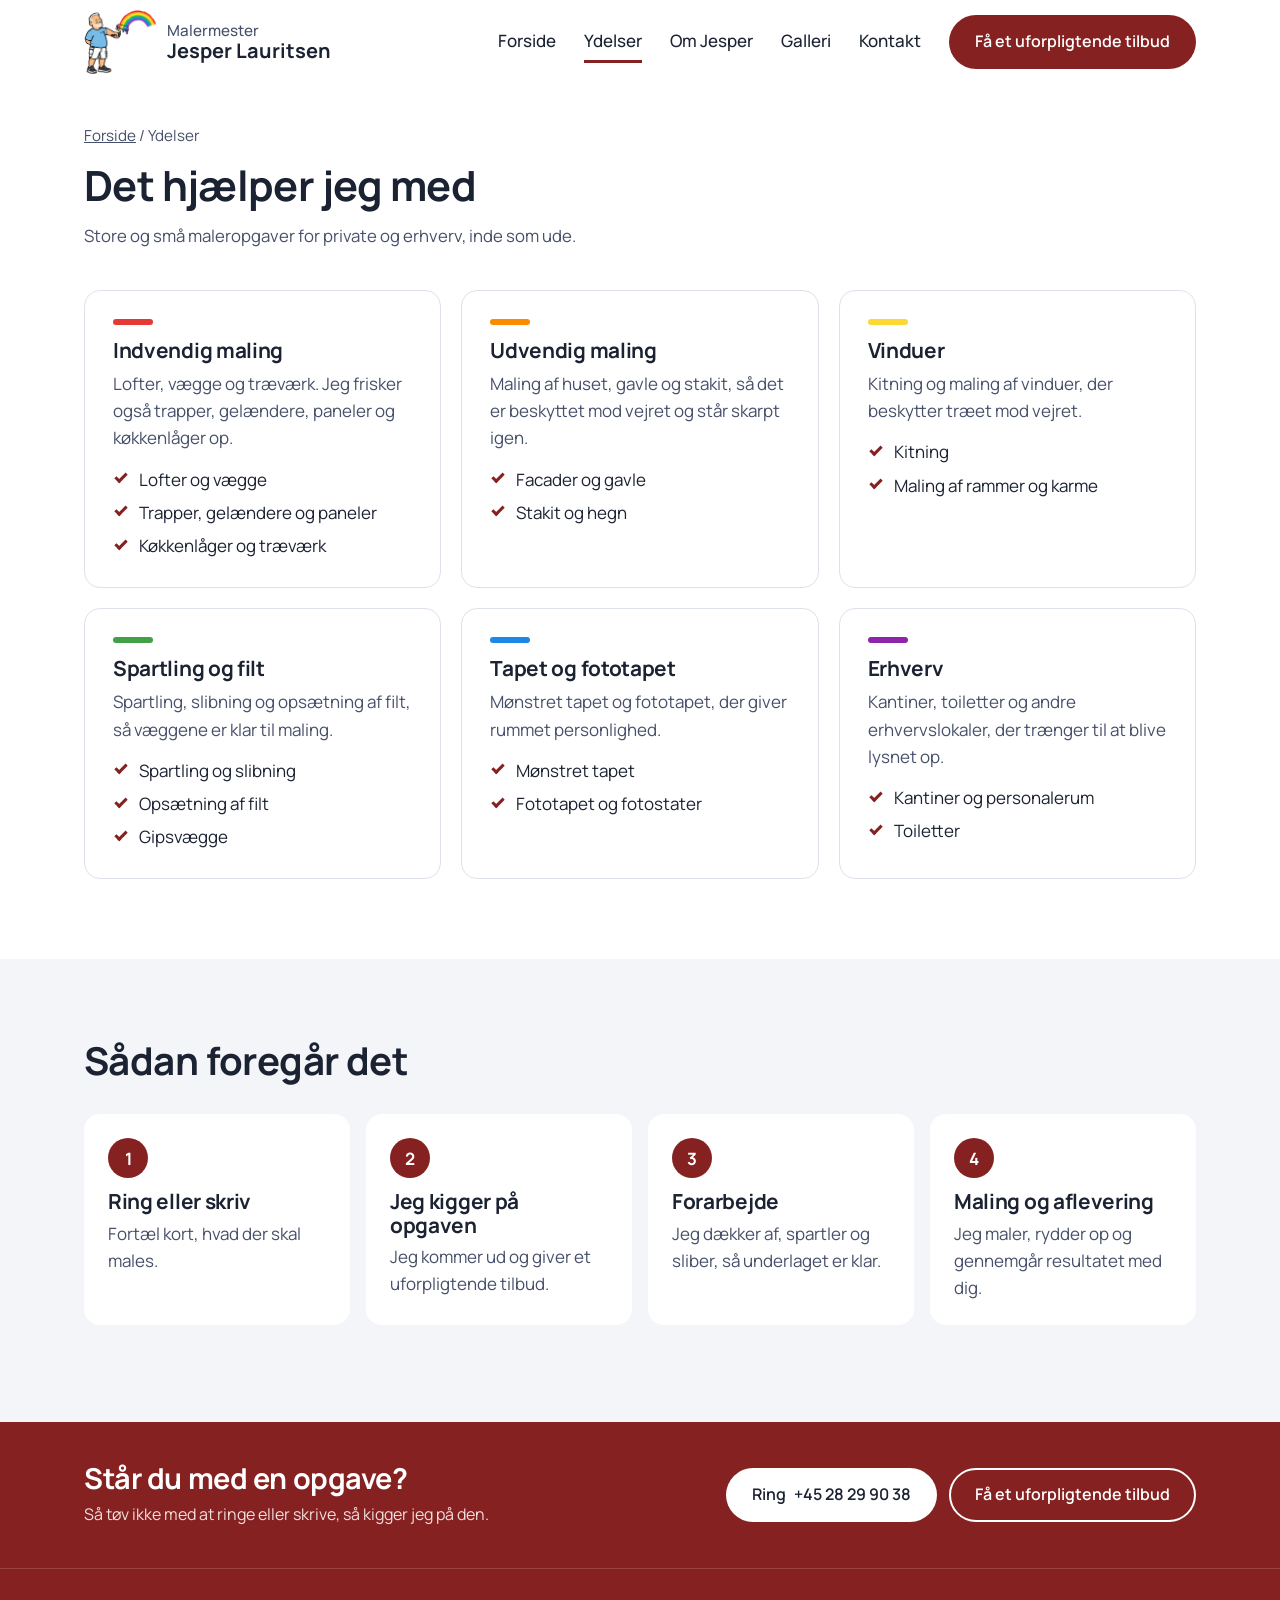
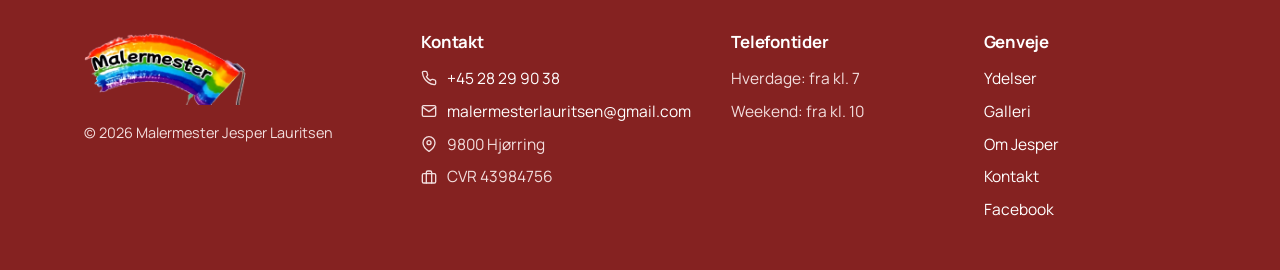
<file: ydelser.html>
<!doctype html>
<html lang="da">
<head>
<meta charset="utf-8">
<meta name="viewport" content="width=device-width, initial-scale=1">
<title>Ydelser – Malermester Jesper Lauritsen</title>
<meta name="description" content="Indvendig og udvendig maling, vinduer, spartling og filt, tapet og fototapet samt erhverv i Hjørring og omegn.">
<link rel="canonical" href="https://malermesterlauritsen.dk/ydelser">
<link rel="icon" href="billeder/favicon.png">
<link rel="preconnect" href="https://fonts.googleapis.com">
<link rel="preconnect" href="https://fonts.gstatic.com" crossorigin>
<link rel="stylesheet" href="https://fonts.googleapis.com/css2?family=Manrope:wght@400;500;600;700;800&display=swap">
<link rel="stylesheet" href="css/style.css">
</head>
<body>
<header class="header">
  <div class="wrap header__inner">
    <a class="logo" href="index.html">
      <img src="billeder/logo.png" alt="" width="600" height="527">
      <span class="logo__navn"><span class="logo__lille">Malermester</span><span class="logo__stor">Jesper Lauritsen</span></span>
    </a>
    <button class="menu-knap" type="button" aria-expanded="false" aria-controls="menu" aria-label="Menu">
      <span></span><span></span><span></span>
    </button>
    <nav class="menu" id="menu" aria-label="Hovedmenu">
      <a href="index.html">Forside</a>
      <a href="ydelser.html" aria-current="page">Ydelser</a>
      <a href="om-jesper.html">Om Jesper</a>
      <a href="galleri.html">Galleri</a>
      <a href="kontakt.html">Kontakt</a>
      <a class="knap knap--roed" href="kontakt.html">Få et uforpligtende tilbud</a>
    </nav>
  </div>
</header>
<main>
<section class="side-top">
  <div class="wrap">
    <p class="broedkrumme"><a href="index.html">Forside</a> / Ydelser</p>
    <h1>Det hjælper jeg med</h1>
    <p class="intro">Store og små maleropgaver for private og erhverv, inde som ude.</p>
  </div>
</section>
<section class="sektion">
  <div class="wrap">
    <div class="ydelser" style="margin-top:0">
      <article class="ydelse">
        <div class="ydelse__streg farve-1"></div>
        <h3>Indvendig maling</h3>
        <p>Lofter, vægge og træværk. Jeg frisker også trapper, gelændere, paneler og køkkenlåger op.</p>
        <ul><li>Lofter og vægge</li><li>Trapper, gelændere og paneler</li><li>Køkkenlåger og træværk</li></ul>
      </article>
      <article class="ydelse">
        <div class="ydelse__streg farve-2"></div>
        <h3>Udvendig maling</h3>
        <p>Maling af huset, gavle og stakit, så det er beskyttet mod vejret og står skarpt igen.</p>
        <ul><li>Facader og gavle</li><li>Stakit og hegn</li></ul>
      </article>
      <article class="ydelse">
        <div class="ydelse__streg farve-3"></div>
        <h3>Vinduer</h3>
        <p>Kitning og maling af vinduer, der beskytter træet mod vejret.</p>
        <ul><li>Kitning</li><li>Maling af rammer og karme</li></ul>
      </article>
      <article class="ydelse">
        <div class="ydelse__streg farve-4"></div>
        <h3>Spartling og filt</h3>
        <p>Spartling, slibning og opsætning af filt, så væggene er klar til maling.</p>
        <ul><li>Spartling og slibning</li><li>Opsætning af filt</li><li>Gipsvægge</li></ul>
      </article>
      <article class="ydelse">
        <div class="ydelse__streg farve-5"></div>
        <h3>Tapet og fototapet</h3>
        <p>Mønstret tapet og fototapet, der giver rummet personlighed.</p>
        <ul><li>Mønstret tapet</li><li>Fototapet og fotostater</li></ul>
      </article>
      <article class="ydelse">
        <div class="ydelse__streg farve-6"></div>
        <h3>Erhverv</h3>
        <p>Kantiner, toiletter og andre erhvervslokaler, der trænger til at blive lysnet op.</p>
        <ul><li>Kantiner og personalerum</li><li>Toiletter</li></ul>
      </article>
    </div>
  </div>
</section>
<section class="sektion sektion--graa">
  <div class="wrap">
    <h2>Sådan foregår det</h2>
    <ol class="trin"><li><h3>Ring eller skriv</h3><p>Fortæl kort, hvad der skal males.</p></li><li><h3>Jeg kigger på opgaven</h3><p>Jeg kommer ud og giver et uforpligtende tilbud.</p></li><li><h3>Forarbejde</h3><p>Jeg dækker af, spartler og sliber, så underlaget er klar.</p></li><li><h3>Maling og aflevering</h3><p>Jeg maler, rydder op og gennemgår resultatet med dig.</p></li></ol>
  </div>
</section>
</main>
<section class="cta">
  <div class="wrap cta__inner">
    <div>
      <h2>Står du med en opgave?</h2>
      <p>Så tøv ikke med at ringe eller skrive, så kigger jeg på den.</p>
    </div>
    <div class="cta__knapper">
      <a class="knap knap--hvid" href="tel:+4528299038">Ring<span class="cta__nummer"> +45 28 29 90 38</span></a>
      <a class="knap knap--kant" href="kontakt.html">Få et uforpligtende tilbud</a>
    </div>
  </div>
</section>
<footer class="footer">
  <div class="wrap footer__grid">
    <div>
      <img class="footer__logo" src="billeder/logo-regnbue (1).png" alt="Malermester" width="700" height="312">
      <p class="footer__copy">© <span id="aar">2026</span> Malermester Jesper Lauritsen</p>
    </div>
    <div>
      <h3>Kontakt</h3>
      <ul class="footer__kontakt">
        <li><svg width="16" height="16" viewBox="0 0 24 24" fill="none" stroke="currentColor" stroke-width="2" stroke-linecap="round" stroke-linejoin="round" aria-hidden="true"><path d="M22 16.92v3a2 2 0 0 1-2.18 2 19.79 19.79 0 0 1-8.63-3.07 19.5 19.5 0 0 1-6-6 19.79 19.79 0 0 1-3.07-8.67A2 2 0 0 1 4.11 2h3a2 2 0 0 1 2 1.72c.13.96.36 1.9.7 2.81a2 2 0 0 1-.45 2.11L8.09 9.910a16 16 0 0 0 6 6l1.27-1.27a2 2 0 0 1 2.11-.45c.91.34 1.85.57 2.81.7A2 2 0 0 1 22 16.92z"/></svg><a href="tel:+4528299038">+45 28 29 90 38</a></li>
        <li><svg width="16" height="16" viewBox="0 0 24 24" fill="none" stroke="currentColor" stroke-width="2" stroke-linecap="round" stroke-linejoin="round" aria-hidden="true"><rect x="2" y="4" width="20" height="16" rx="2"/><polyline points="22,6 12,13 2,6"/></svg><a href="mailto:malermesterlauritsen@gmail.com">malermesterlauritsen@gmail.com</a></li>
        <li><svg width="16" height="16" viewBox="0 0 24 24" fill="none" stroke="currentColor" stroke-width="2" stroke-linecap="round" stroke-linejoin="round" aria-hidden="true"><path d="M21 10c0 7-9 13-9 13s-9-6-9-13a9 9 0 0 1 18 0z"/><circle cx="12" cy="10" r="3"/></svg>9800 Hjørring</li>
        <li><svg width="16" height="16" viewBox="0 0 24 24" fill="none" stroke="currentColor" stroke-width="2" stroke-linecap="round" stroke-linejoin="round" aria-hidden="true"><rect x="2" y="7" width="20" height="14" rx="2"/><path d="M16 21V5a2 2 0 0 0-2-2h-4a2 2 0 0 0-2 2v16"/></svg>CVR 43984756</li>
      </ul>
    </div>
    <div>
      <h3>Telefontider</h3>
      <ul>
        <li>Hverdage: fra kl. 7</li>
        <li>Weekend: fra kl. 10</li>
      </ul>
    </div>
    <div class="footer__genveje">
      <h3>Genveje</h3>
      <ul>
        <li><a href="ydelser.html">Ydelser</a></li>
        <li><a href="galleri.html">Galleri</a></li>
        <li><a href="om-jesper.html">Om Jesper</a></li>
        <li><a href="kontakt.html">Kontakt</a></li>
        <li><a href="https://www.facebook.com/profile.php?id=61550020119108">Facebook</a></li>
      </ul>
    </div>
  </div>
</footer>
<script src="js/billeder.js"></script>
<script src="js/main.js"></script>
</body>
</html>
</file>
<file: css/style.css>
/* =========================================================
   Malermester Jesper Lauritsen – fælles styling
   Farver og skrifttyper samlet øverst, så de er nemme at ændre.
   ========================================================= */

:root {
  --roed: #852221;          /* hovedfarve: knapper, kontakt-sektion, footer */
  --roed-moerk: #6A1A19;    /* hover på røde knapper */
  --marine: #1D2B4F;        /* karrusel-pile, aktive prikker */
  --tekst: #1B2232;
  --tekst-svag: #46506A;
  --flade: #F3F5F9;         /* lysegrå sektioner */
  --kant: #DDE2EA;
  --pladsholder: #D7DCE5;

  /* regnbuen fra logoet */
  --rb-roed: #E53935;
  --rb-orange: #FB8C00;
  --rb-gul: #FDD835;
  --rb-groen: #43A047;
  --rb-blaa: #1E88E5;
  --rb-lilla: #8E24AA;

  --overskrift: "Manrope", system-ui, sans-serif;
  --broedtekst: "Manrope", "Segoe UI", system-ui, sans-serif;

  --bredde: 1160px;
  --radius: 16px;
}

*, *::before, *::after { box-sizing: border-box; }

html { scroll-behavior: smooth; }

body {
  margin: 0;
  font-family: var(--broedtekst);
  font-size: 17px;
  line-height: 1.6;
  color: var(--tekst);
  background: #fff;
}

img { max-width: 100%; display: block; }

a { color: var(--tekst); }
a:hover { color: var(--roed); }

h1, h2, h3 {
  font-family: var(--overskrift);
  font-weight: 700;
  line-height: 1.12;
  letter-spacing: -0.015em;
  margin: 0;
}
h1 { font-size: clamp(1.9rem, 3.4vw, 2.6rem); }
h2 { font-size: clamp(1.8rem, 3.2vw, 2.4rem); }
h3 { font-size: 1.3rem; }
p { margin: 0; }

:focus-visible {
  outline: 3px solid var(--rb-blaa);
  outline-offset: 3px;
  border-radius: 4px;
}

.skjult {
  position: absolute; width: 1px; height: 1px; overflow: hidden;
  clip: rect(0 0 0 0); white-space: nowrap;
}

.wrap {
  max-width: var(--bredde);
  margin: 0 auto;
  padding: 0 24px;
}

.sektion { padding: 80px 0; }
.sektion--graa { background: var(--flade); }
.sektion__intro { color: var(--tekst-svag); margin-top: 10px; max-width: 640px; }

/* ---------- Knapper ---------- */
.knap {
  display: inline-flex;
  align-items: center;
  justify-content: center;
  gap: 8px;
  min-height: 48px;
  padding: 12px 24px;
  border-radius: 999px;
  border: 2px solid transparent;
  font-family: var(--broedtekst);
  font-weight: 600;
  font-size: 1rem;
  text-decoration: none;
  cursor: pointer;
  transition: background-color .15s, color .15s, border-color .15s;
}
.knap--roed { background: var(--roed); color: #fff; }
.knap--roed:hover { background: var(--roed-moerk); color: #fff; }
.knap--hvid { background: #fff; color: var(--tekst); }
.knap--hvid:hover { background: var(--flade); color: var(--tekst); }
.knap--kant { background: transparent; color: #fff; border-color: #fff; }
.knap--kant:hover { background: #fff; color: var(--roed); }

/* ---------- Pladsholdere til billeder ----------
   Billedet ligger oven på en grå boks. Mangler filen, fjernes billedet,
   og den grå boks med teksten vises i stedet. */
.billede {
  position: relative;
  background: var(--pladsholder);
  overflow: hidden;
}
.billede::before {
  content: attr(data-tekst);
  position: absolute; inset: 0;
  display: flex; align-items: center; justify-content: center;
  padding: 16px; text-align: center;
  color: #3A4258; font-weight: 600; font-size: .95rem;
}
.billede img {
  position: relative;
  width: 100%; height: 100%;
  object-fit: cover;
}

/* ---------- Header ---------- */
.header {
  position: sticky; top: 0; z-index: 50;
  background: #fff;
  transition: box-shadow .2s;
}
.header.skygge { box-shadow: 0 4px 18px rgba(27, 34, 50, .08); }
.header__inner {
  display: flex; align-items: center; justify-content: space-between;
  gap: 16px; min-height: 84px;
}
.logo {
  display: flex; align-items: center; gap: 10px;
  text-decoration: none; color: var(--tekst);
}
.logo img { height: 64px; width: auto; }
.logo__navn { display: flex; flex-direction: column; line-height: 1.15; }
.logo__lille { font-family: var(--overskrift); font-weight: 500; font-size: .95rem; color: var(--tekst-svag); }
.logo__stor { font-family: var(--overskrift); font-weight: 700; font-size: 1.25rem; }
.logo:hover { color: var(--tekst); }

.menu { display: flex; align-items: center; gap: 28px; }
.menu a:not(.knap) {
  font-weight: 500; text-decoration: none; padding: 6px 0;
  border-bottom: 3px solid transparent;
}
.menu a[aria-current="page"] { border-bottom-color: var(--roed); }

.menu-knap {
  display: none;
  background: none; border: 0; padding: 10px; cursor: pointer;
  width: 48px; height: 48px;
}
.menu-knap span {
  display: block; height: 3px; background: var(--tekst); border-radius: 2px; margin: 5px 0;
  transition: transform .2s, opacity .2s;
}

/* ---------- Forside: top ---------- */
.top { background: var(--flade); padding: 56px 0 72px; }
.top__grid { display: grid; grid-template-columns: 1.05fr 1fr; gap: 48px; align-items: center; }
.top__eyebrow { font-weight: 700; color: var(--marine); letter-spacing: .06em; text-transform: uppercase; font-size: .85rem; margin-bottom: 14px; }
.top__tekst { font-size: 1.15rem; color: var(--tekst-svag); margin-top: 18px; max-width: 34em; }
.top__fakta { display: flex; flex-wrap: wrap; gap: 18px 36px; margin-top: 32px; }
.top__fakta strong { display: block; font-family: var(--overskrift); font-size: 1.2rem; }
.top__fakta span { color: var(--tekst-svag); font-size: .95rem; }
.top__billede { aspect-ratio: 5 / 4; border-radius: 20px; }

/* ---------- Ydelser (kort) ---------- */
.ydelser { display: grid; grid-template-columns: repeat(3, 1fr); gap: 20px; margin-top: 36px; }
.ydelse {
  border-radius: var(--radius);
  padding: 28px; background: #fff;
  box-shadow: 0 1px 2px rgba(27, 34, 50, .04), 0 8px 24px rgba(27, 34, 50, .06);
}
.sektion:not(.sektion--graa) .ydelse { border: 1px solid var(--kant); box-shadow: none; }
.ydelse__streg { width: 40px; height: 6px; border-radius: 3px; margin-bottom: 14px; }
.ydelse p { color: var(--tekst-svag); margin-top: 8px; }
.ydelse ul { margin: 14px 0 0; padding: 0; list-style: none; }
.ydelse li { padding-left: 26px; position: relative; margin-top: 6px; }
.ydelse li::before {
  content: ""; position: absolute; left: 2px; top: .45em;
  width: 12px; height: 7px; border-left: 3px solid var(--roed); border-bottom: 3px solid var(--roed);
  transform: rotate(-45deg);
}

.farve-1 { background: var(--rb-roed); }
.farve-2 { background: var(--rb-orange); }
.farve-3 { background: var(--rb-gul); }
.farve-4 { background: var(--rb-groen); }
.farve-5 { background: var(--rb-blaa); }
.farve-6 { background: var(--rb-lilla); }

/* ---------- Karrusel (Billeder) ---------- */
.sektion__hoved { display: flex; flex-wrap: wrap; align-items: flex-end; justify-content: space-between; gap: 16px; }
.links { display: flex; flex-wrap: wrap; gap: 24px; font-weight: 600; }

.karrusel { margin-top: 28px; background: #fff; border-radius: 20px; overflow: hidden; border: 1px solid var(--kant); box-shadow: 0 10px 30px rgba(29, 43, 79, .06); }
.par { display: grid; grid-template-columns: 1fr 1fr; gap: 3px; background: #fff; }
.par .billede { aspect-ratio: 4 / 3; }
.maerke {
  position: absolute; top: 14px; left: 14px; z-index: 2;
  background: var(--marine); color: #fff;
  font-size: .85rem; font-weight: 600; padding: 4px 14px; border-radius: 999px;
}
.maerke--efter { background: var(--roed); }
.karrusel__bund {
  display: flex; flex-wrap: wrap; align-items: center; justify-content: space-between;
  gap: 20px; padding: 22px 28px;
}
.karrusel__lille { font-weight: 700; font-size: .8rem; letter-spacing: .06em; text-transform: uppercase; color: var(--marine); }
.karrusel__tekst { font-family: var(--overskrift); font-weight: 600; font-size: 1.3rem; line-height: 1.35; margin-top: 4px; max-width: 40em; }
.styring { display: flex; align-items: center; gap: 14px; }
.pil {
  width: 48px; height: 48px; border-radius: 50%;
  display: inline-flex; align-items: center; justify-content: center;
  border: 1px solid #B9C1CF; background: #fff; color: var(--tekst); cursor: pointer;
}
.pil--fyldt { background: var(--marine); border-color: var(--marine); color: #fff; }
.pil:hover { border-color: var(--marine); }
.taeller { min-width: 48px; text-align: center; font-weight: 600; color: var(--tekst-svag); }
.prikker { display: flex; justify-content: center; gap: 2px; margin-top: 18px; }
.prik { width: 28px; height: 28px; border: 0; background: none; padding: 0; cursor: pointer; display: flex; align-items: center; justify-content: center; }
.prik span { display: block; width: 9px; height: 9px; border-radius: 5px; background: #B9C1CF; transition: width .2s, background-color .2s; }
.prik[aria-current="true"] span { width: 22px; background: var(--marine); }

/* ---------- Kontakt-sektion (rød) ---------- */
.kontakt { background: var(--roed); color: #fff; padding: 80px 0; }
.kontakt__grid { display: grid; grid-template-columns: 1fr 1fr; gap: 56px; align-items: start; }
.kontakt__tekst { color: #F2DEDE; margin-top: 14px; max-width: 30em; }
.kontakt__info { margin-top: 32px; display: grid; gap: 10px; font-size: 1.05rem; }
.kontakt__info a { color: #fff; }
.kontakt__info a:hover { color: #FFD9D9; }

.formular {
  background: #fff; color: var(--tekst);
  border-radius: 18px; padding: 30px;
  display: grid; gap: 16px;
}
.formular--kant { border: 1px solid var(--kant); }
.formular h2 { font-size: 1.6rem; }
.felt { display: grid; gap: 6px; }
.felt label { font-weight: 600; font-size: .95rem; }
.felt input, .felt textarea, .felt select {
  font: inherit; color: var(--tekst);
  padding: 12px 14px; min-height: 48px;
  border: 1px solid #9AA3B5; border-radius: 10px; background: #fff;
  width: 100%;
}
.felt textarea { resize: vertical; min-height: 120px; }
.felter-2 { display: grid; grid-template-columns: 1fr 1fr; gap: 16px; }
.formular__tip { font-size: .92rem; color: var(--tekst-svag); }
.formular__besked { font-size: .95rem; color: var(--tekst-svag); }

/* ---------- Facebook-banner ---------- */
.facebook {
  position: relative;
  background: linear-gradient(105deg, #1F3A68 0%, #4A3560 55%, var(--roed) 100%);
  color: #fff;
}
.facebook__inner {
  display: grid; grid-template-columns: 1fr auto; gap: 48px; align-items: center;
  min-height: 280px;
}
.facebook h2 { font-size: clamp(1.8rem, 3.4vw, 2.8rem); line-height: 1.2; }
.facebook__navn { display: block; white-space: nowrap; }
.facebook__fb { color: #7DB9FF; }

.telefon {
  display: block;
  justify-self: end;
  position: relative; z-index: 2;
  width: 200px;
  margin: -80px 0;
  transition: transform .2s;
  padding: 12px;
  background: #111827;
  border-radius: 40px;
  box-shadow: 0 30px 60px rgba(0, 0, 0, .35);
}
.telefon:hover { transform: translateY(-4px) rotate(-1deg); }
.telefon__skaerm {
  position: relative;
  border-radius: 30px;
  overflow: hidden;
  aspect-ratio: 9 / 19;
  background: #fff;
}
.telefon__skaerm::after {   /* lille kamera-hak øverst */
  content: ""; position: absolute; top: 10px; left: 50%; transform: translateX(-50%);
  width: 90px; height: 22px; border-radius: 12px; background: #111827;
}
.telefon .billede { height: 100%; }
.telefon .billede img { object-position: top; }

/* ---------- FAQ ---------- */
.faq { margin-top: 28px; border-top: 1px solid var(--kant); }
.faq details { border-bottom: 1px solid var(--kant); }
.faq summary {
  list-style: none;
  display: flex; align-items: flex-start; gap: 14px;
  padding: 20px 0;
  font-family: var(--overskrift); font-weight: 600; font-size: 1.15rem;
  cursor: pointer;
}
.faq summary::-webkit-details-marker { display: none; }
.faq summary:hover { color: var(--roed); }
.plus {
  flex: none; position: relative; width: 22px; height: 22px; margin-top: 3px;
}
.plus::before, .plus::after {
  content: ""; position: absolute; left: 50%; top: 50%;
  background: var(--roed); border-radius: 2px;
  transform: translate(-50%, -50%);
  transition: transform .2s;
}
.plus::before { width: 18px; height: 3px; }
.plus::after { width: 3px; height: 18px; }
.faq details[open] .plus::after { transform: translate(-50%, -50%) scaleY(0); }
.faq__svar { padding: 0 0 22px 36px; color: var(--tekst-svag); max-width: 46em; }
.faq__svar p + p { margin-top: 10px; }

/* ---------- Undersider ---------- */
.side-top { background: #fff; padding: 40px 0 24px; }
.broedkrumme { font-size: .95rem; color: var(--tekst-svag); margin-bottom: 14px; }
.broedkrumme a { color: var(--tekst-svag); }
.side-top p.intro { font-size: 1.05rem; color: var(--tekst-svag); margin-top: 14px; max-width: 38em; }

.cta { background: var(--roed); color: #fff; padding: 40px 0; }
.cta__inner { display: flex; flex-wrap: wrap; align-items: center; justify-content: space-between; gap: 24px; }
.cta p { color: #F2DEDE; margin-top: 8px; }
.cta__knapper { display: flex; flex-wrap: wrap; gap: 12px; }

.trin { display: grid; grid-template-columns: repeat(4, 1fr); gap: 16px; margin-top: 32px; padding: 0; list-style: none; counter-reset: trin; }
.trin li { background: #fff; border-radius: var(--radius); padding: 24px; counter-increment: trin; }
.trin li::before {
  content: counter(trin);
  display: flex; align-items: center; justify-content: center;
  width: 40px; height: 40px; border-radius: 50%;
  background: var(--roed); color: #fff;
  font-family: var(--overskrift); font-weight: 700; margin-bottom: 12px;
}
.trin p { color: var(--tekst-svag); margin-top: 6px; }

/* Galleri */
.filtre { display: flex; flex-wrap: wrap; gap: 10px; }
.filter {
  font: inherit; font-weight: 600; font-size: .95rem;
  min-height: 44px; padding: 8px 18px; border-radius: 999px; cursor: pointer;
  background: #fff; color: var(--tekst); border: 1px solid #B9C1CF;
}
.filter[aria-pressed="true"] { background: var(--roed); border-color: var(--roed); color: #fff; }
.galleri { display: grid; grid-template-columns: repeat(3, 1fr); gap: 22px; margin-top: 28px; }
.opgave { border: 1px solid var(--kant); border-radius: var(--radius); overflow: hidden; display: flex; flex-direction: column; background: #fff; }
.opgave[hidden] { display: none; }
.opgave .par .billede { aspect-ratio: 3 / 4; }
.opgave .par { grid-template-columns: 1fr 1fr; }
.opgave .enkelt { aspect-ratio: 3 / 2; }
.opgave__tekst { padding: 16px 20px 20px; display: grid; gap: 8px; }
.kategori { display: inline-flex; align-items: center; gap: 8px; font-size: .88rem; font-weight: 600; color: var(--tekst-svag); }
.kategori i { width: 10px; height: 10px; border-radius: 50%; display: inline-block; }
.opgave__styring { display: flex; align-items: center; gap: 10px; }
.opgave__styring .pil { width: 40px; height: 40px; }
.opgave__styring .taeller { min-width: 40px; font-size: .9rem; }

/* Om Jesper */
.om { display: grid; grid-template-columns: minmax(0, 420px) 1fr; gap: 56px; align-items: center; }
.om .billede { aspect-ratio: 1 / 1; border-radius: 20px; }
.om .billede img { object-position: 38% 35%; }
.om p { color: var(--tekst-svag); margin-top: 14px; }
.vaerdier { display: grid; grid-template-columns: repeat(4, 1fr); gap: 16px; margin-top: 32px; }
.vaerdi { background: #fff; border-radius: var(--radius); padding: 24px; }
.vaerdi p { color: var(--tekst-svag); margin-top: 8px; }
.sektion:has(.engageret) { padding: 40px 0 64px; }
.engageret {
  display: flex; align-items: center; gap: 32px;
  max-width: 860px; margin: 0 auto;
  background: var(--flade); border-radius: 20px; padding: 24px 32px 24px 24px;
}
.engageret .billede { order: -1; flex: none; width: auto; border-radius: 14px; background: none; aspect-ratio: auto; }
.engageret .billede img { width: auto; height: auto; max-height: 200px; }
.engageret h2 { font-size: 1.4rem; }
.engageret p { color: var(--tekst-svag); margin-top: 8px; }

/* Kontakt-side */
.kontaktside { display: grid; grid-template-columns: 1.4fr 1fr; gap: 40px; align-items: start; }
.infokort { background: var(--flade); border-radius: 18px; padding: 20px; display: grid; gap: 12px; }
.info { background: #fff; border-radius: 14px; padding: 18px; display: flex; gap: 14px; align-items: flex-start; }
.info__ikon { flex: none; width: 42px; height: 42px; border-radius: 50%; background: var(--roed); color: #fff; display: flex; align-items: center; justify-content: center; }
.info small { display: block; color: var(--tekst-svag); font-size: .9rem; }
.info a, .info strong { font-weight: 600; word-break: break-word; }

/* ---------- Footer ---------- */
.footer { background: var(--roed); color: #F2DEDE; font-size: .97rem; border-top: 1px solid rgba(255, 255, 255, .15); }
.footer__grid { display: grid; grid-template-columns: 1.4fr 1fr 1fr 1fr; gap: 40px; padding-top: 64px; padding-bottom: 48px; }
.footer__logo { height: 72px; width: auto; }
.footer__navn { color: #fff; font-weight: 600; font-size: 1.1rem; margin: 16px 0 6px; }
.footer h3 { color: #fff; font-size: 1.05rem; margin-bottom: 14px; }
.footer ul { list-style: none; margin: 0; padding: 0; display: grid; gap: 8px; }
.footer__kontakt li { display: flex; align-items: center; gap: 10px; }
.footer__kontakt svg { flex: none; }
.footer a { color: #fff; text-decoration: none; }
.footer a:hover { color: #fff; text-decoration: underline; }
.footer__bund { border-top: 1px solid rgba(255, 255, 255, .12); padding: 18px 0; font-size: .9rem; }


/* ---------- Forside: hero (hvid, flyder sammen med menuen) ---------- */
.hero { padding: 40px 0 88px; }
.hero__grid { display: grid; grid-template-columns: 1fr 1fr; gap: 64px; align-items: center; }
.hero__eyebrow {
  display: inline-block; font-weight: 600; font-size: .9rem; color: var(--roed);
  background: #F8EDED; padding: 6px 14px; border-radius: 999px; margin-bottom: 20px;
}
.hero h1 { font-size: clamp(2rem, 3.4vw, 2.8rem); }
.hero__tekst { font-size: 1.2rem; color: var(--tekst-svag); margin-top: 20px; max-width: 32em; }
.hero__knapper { display: flex; flex-wrap: wrap; gap: 12px; margin-top: 32px; }
.knap--lys { background: transparent; color: var(--tekst); border-color: #C7CDD8; }
.knap--lys:hover { border-color: var(--tekst); color: var(--tekst); }
.tjek { list-style: none; padding: 0; margin: 32px 0 0; display: grid; gap: 10px; }
.tjek li { position: relative; padding-left: 32px; }
.tjek li::before {
  content: ""; position: absolute; left: 0; top: .2em;
  width: 20px; height: 20px; border-radius: 50%; background: var(--rb-groen);
}
.tjek li::after {
  content: ""; position: absolute; left: 6px; top: calc(.2em + 5px);
  width: 8px; height: 5px; border-left: 2px solid #fff; border-bottom: 2px solid #fff; transform: rotate(-45deg);
}
.hero__billede-wrap { position: relative; }
.hero__billede { aspect-ratio: 3 / 2; border-radius: 24px; }
.hero__kort {
  position: absolute; left: -28px; bottom: 32px;
  background: #fff; border-radius: 16px; padding: 16px 20px;
  box-shadow: 0 16px 40px rgba(27, 34, 50, .16);
  display: grid; gap: 2px;
}
.hero__kort strong { font-size: 1.05rem; }
.hero__kort span { color: var(--tekst-svag); font-size: .92rem; }
.mere { margin-top: 28px; font-weight: 600; }

/* ---------- Mobil ---------- */
@media (max-width: 960px) {
  .menu-knap { display: block; }
  .menu {
    display: none;
    position: absolute; left: 0; right: 0; top: 100%;
    flex-direction: column; align-items: stretch; gap: 0;
    background: #fff; border-bottom: 1px solid var(--kant);
    padding: 8px 24px 20px;
  }
  .menu.aaben { display: flex; }
  .menu a:not(.knap) { padding: 14px 0; border-bottom: 1px solid var(--kant); }
  .menu a[aria-current="page"] { color: var(--roed); }
  .menu .knap { margin-top: 14px; }
  .menu-knap[aria-expanded="true"] span:nth-child(1) { transform: translateY(8px) rotate(45deg); }
  .menu-knap[aria-expanded="true"] span:nth-child(2) { opacity: 0; }
  .menu-knap[aria-expanded="true"] span:nth-child(3) { transform: translateY(-8px) rotate(-45deg); }

  .top__grid, .hero__grid, .kontakt__grid, .facebook__inner, .om, .kontaktside { grid-template-columns: 1fr; }
  .hero__grid { gap: 40px; }
    .hero__billede { aspect-ratio: 3 / 2; }
  .hero__kort { left: 16px; bottom: 16px; }
  .footer__grid { grid-template-columns: 1fr 1fr; }
  .ydelser, .galleri { grid-template-columns: 1fr 1fr; }
  .trin, .vaerdier { grid-template-columns: 1fr 1fr; }
  .facebook__inner { padding: 56px 24px; }
  .telefon { margin: 0 auto; justify-self: center; }
  .facebook__navn { white-space: normal; }
}

@media (max-width: 620px) {
  body { font-size: 16px; }
  .sektion { padding: 56px 0; }
  .logo img { height: 50px; }
  .logo__stor { font-size: 1.05rem; }
  .logo__lille { font-size: .82rem; }
  .ydelser, .galleri, .trin, .vaerdier, .felter-2, .footer__grid { grid-template-columns: 1fr; }
  .par .billede { aspect-ratio: 3 / 4; }
  .karrusel__bund { padding: 18px; }
  .karrusel__tekst { font-size: 1.1rem; }
  .faq summary { font-size: 1.05rem; }
  .faq__svar { padding-left: 0; }

  .om h2 { font-size: 1.5rem; }
  .facebook h2 { font-size: 1.5rem; }
  .facebook__navn { display: inline; }

  .engageret { margin: 0 24px; padding: 16px; gap: 16px; }
  .engageret .billede img { max-height: 150px; }
  .engageret h2 { font-size: 1.15rem; }
  .engageret p { font-size: .9rem; }

  .hero h1 { font-size: 1.55rem; }
   .hero__tekst { font-size: 1rem; }
  .cta__knapper, .hero__knapper { flex-wrap: nowrap; gap: 10px; }
  .cta__knapper .knap, .hero__knapper .knap { padding: 10px 18px; font-size: .95rem; }
  .cta__nummer { display: none; }

  .formular { padding: 20px; }
  .formular h2 { font-size: 1.2rem; }
  .infokort { padding: 12px; }
  .info { padding: 14px; gap: 12px; }
  .info__ikon { width: 36px; height: 36px; }
  .info a[href^="mailto"] { font-size: .85rem; word-break: normal; }

  .footer__grid { text-align: center; gap: 32px; }
  .footer__logo { margin: 0 auto; }
  .footer__kontakt li { justify-content: center; }
  .footer__genveje { display: none; }
}

@media (prefers-reduced-motion: reduce) {
  html { scroll-behavior: auto; }
  *, *::before, *::after { transition: none !important; animation: none !important; }
}

/* ---------- Forstørret billede (lightbox) ---------- */
.billede img { cursor: zoom-in; }
.telefon .billede img { cursor: pointer; }
.lightbox {
  position: fixed; inset: 0; z-index: 200;
  background: rgba(10, 14, 25, .9);
  display: flex; align-items: center; justify-content: center;
  padding: 72px 16px 24px;
}
.lightbox[hidden] { display: none; }
.lightbox__billede {
  max-width: min(1200px, 100%);
  max-height: calc(100vh - 110px);
  width: auto; height: auto;
  object-fit: contain;
  border-radius: 12px;
  box-shadow: 0 20px 60px rgba(0, 0, 0, .5);
}
.lightbox__luk {
  position: absolute; top: 16px; right: 16px;
  width: 48px; height: 48px; border-radius: 50%;
  border: 0; background: #fff; color: var(--tekst);
  display: flex; align-items: center; justify-content: center;
  cursor: pointer;
}
.lightbox__luk:hover { background: var(--flade); }
.footer__copy { margin-top: 16px; font-size: .9rem; }
.side-top + .sektion { padding-top: 16px; }
.cta h2 { font-size: clamp(1.4rem, 2.4vw, 1.8rem); }
.cta p { font-size: 1rem; }
</file>
